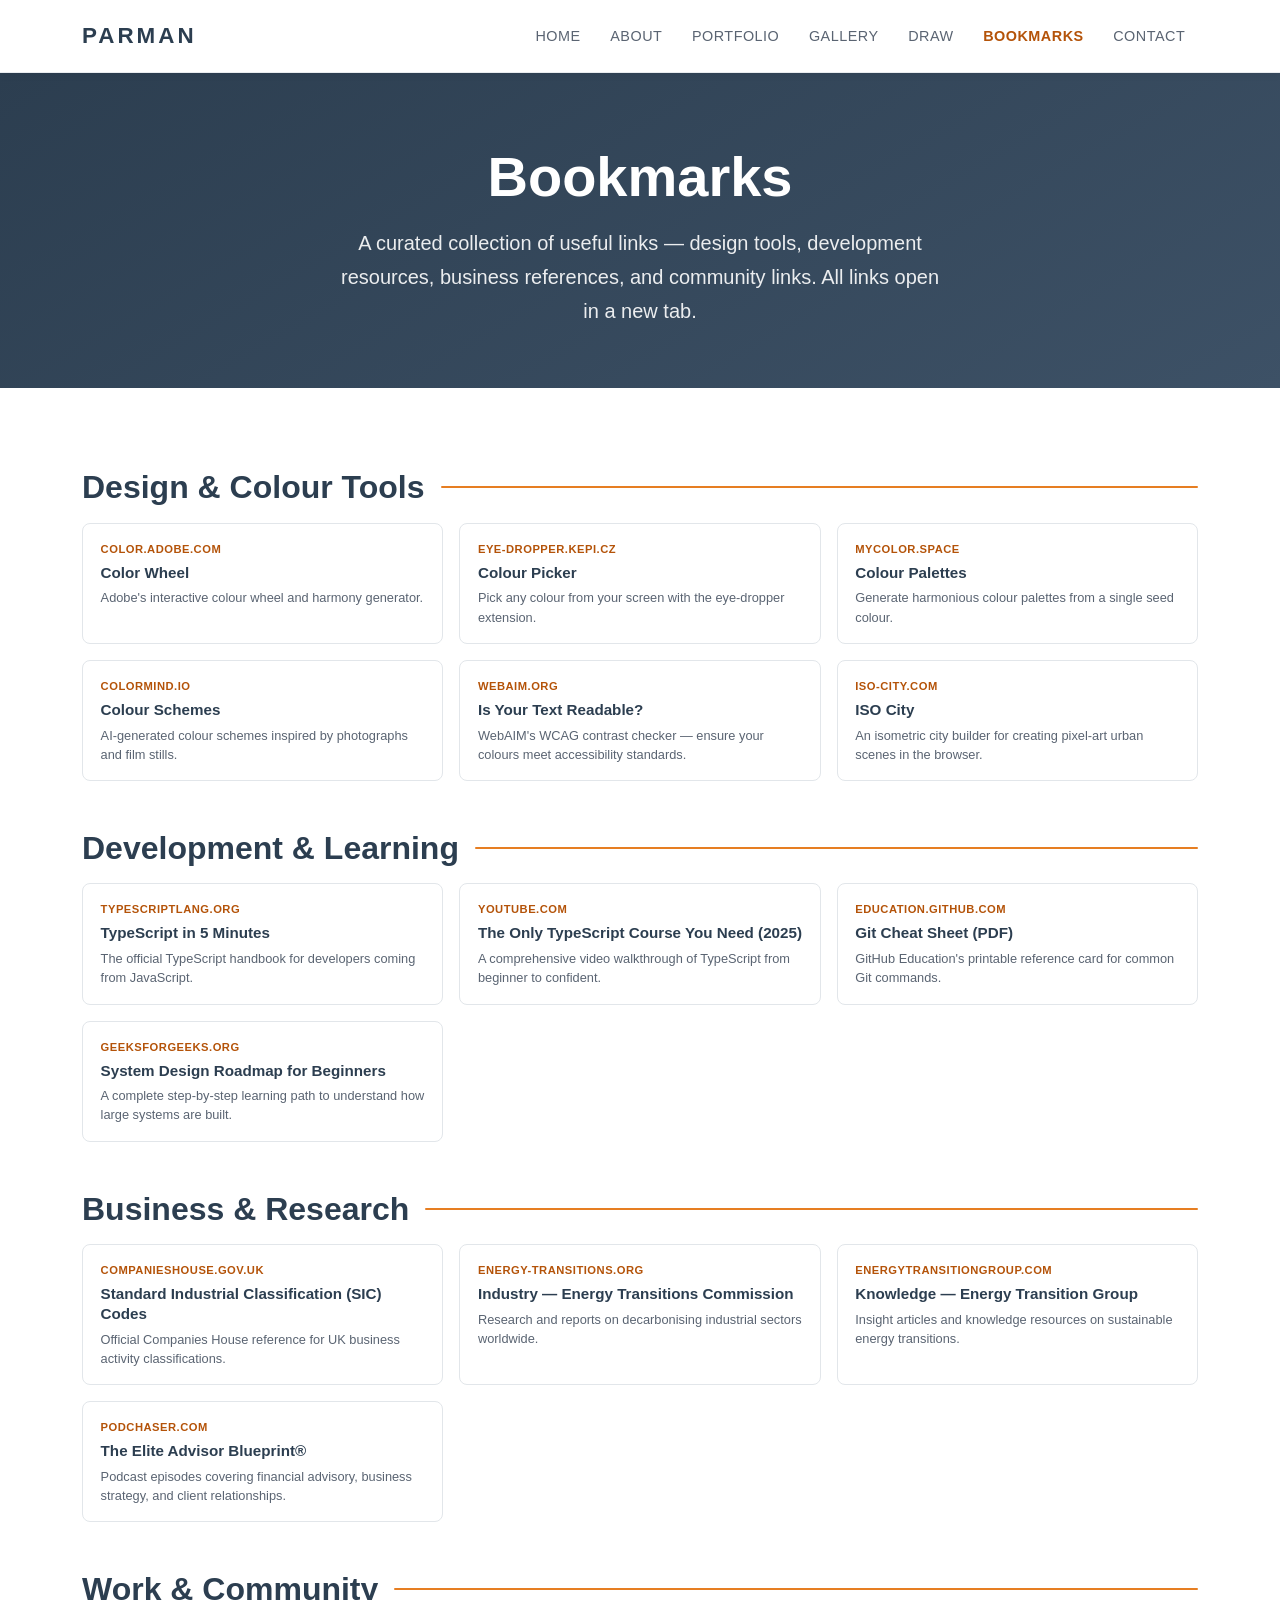
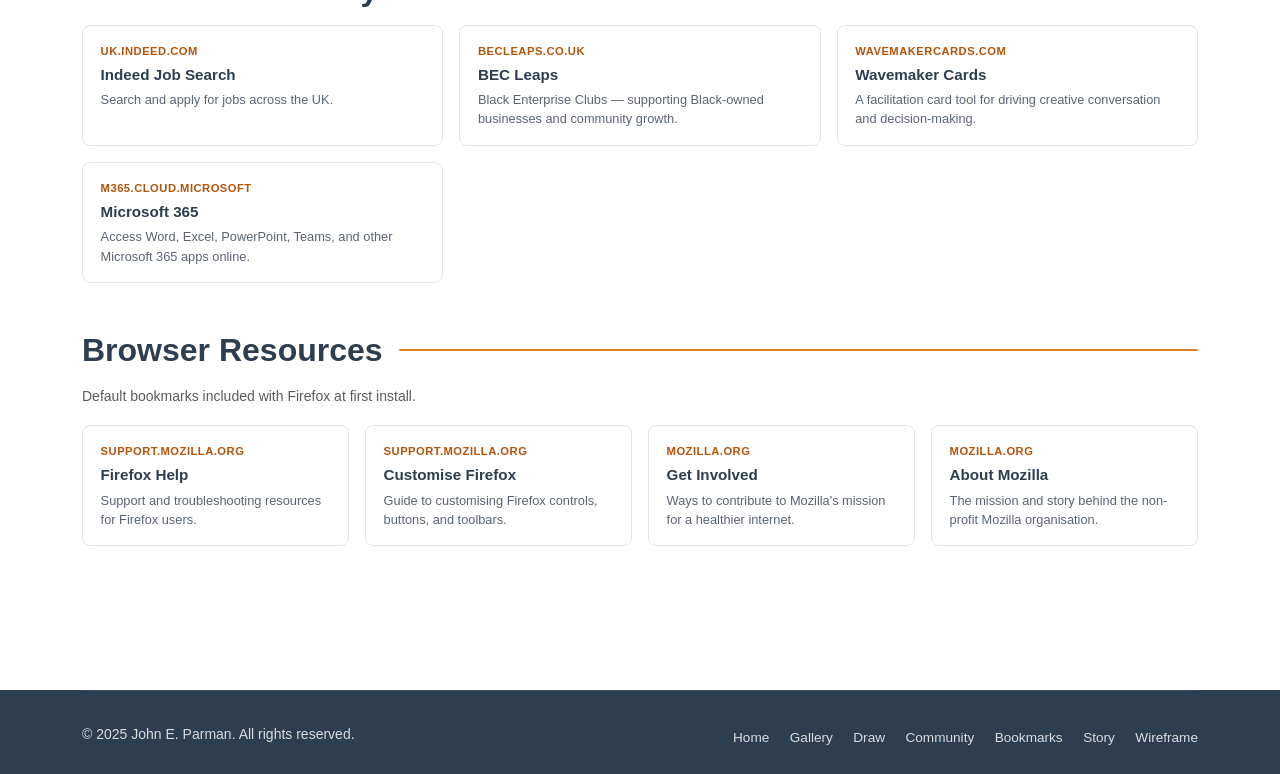
<file: bookmarks.html>
<!DOCTYPE html>
<html lang="en">

<head>
    <meta charset="UTF-8">
    <meta name="viewport" content="width=device-width, initial-scale=1.0">
    <title>Bookmarks — John E. Parman</title>
    <!-- Bootstrap 5.3.3 — CSS framework
         Source: https://getbootstrap.com
         License: MIT https://github.com/twbs/bootstrap/blob/main/LICENSE -->
    <link href="https://cdn.jsdelivr.net/npm/bootstrap@5.3.3/dist/css/bootstrap.min.css" rel="stylesheet"
        integrity="sha384-QWTKZyjpPEjISv5WaRU9OFeRpok6YctnYmDr5pNlyT2bRjXh0JMhjY6hW+ALEwIH" crossorigin="anonymous">
    <link rel="stylesheet" href="assets/style.css">
</head>

<body>

    <a href="#main-content" class="skip-link">Skip to main content</a>

    <nav class="navbar navbar-expand-lg sticky-top" id="mainNav" aria-label="Main navigation">
        <div class="container">
            <a class="navbar-brand" href="index.html" aria-label="John E. Parman — Home">parman</a>
            <button class="navbar-toggler" type="button" data-bs-toggle="collapse"
                data-bs-target="#navbarMain" aria-controls="navbarMain" aria-expanded="false"
                aria-label="Toggle navigation menu">
                <span class="navbar-toggler-icon"></span>
            </button>
            <div class="collapse navbar-collapse" id="navbarMain">
                <ul class="navbar-nav ms-auto gap-1">
                    <li class="nav-item"><a class="nav-link" href="index.html">Home</a></li>
                    <li class="nav-item"><a class="nav-link" href="index.html#about">About</a></li>
                    <li class="nav-item"><a class="nav-link" href="index.html#portfolio">Portfolio</a></li>
                    <li class="nav-item"><a class="nav-link" href="gallery.html">Gallery</a></li>
                    <li class="nav-item"><a class="nav-link" href="contact.html">Draw</a></li>
                    <li class="nav-item"><a class="nav-link active" aria-current="page" href="bookmarks.html">Bookmarks</a></li>
                    <li class="nav-item"><a class="nav-link" href="index.html#contact">Contact</a></li>
                </ul>
            </div>
        </div>
    </nav>

    <header class="page-header">
        <div class="container text-center">
            <h1 class="display-4 fw-bold mb-3">Bookmarks</h1>
            <p class="lead mb-0">
                A curated collection of useful links — design tools, development resources,
                business references, and community links. All links open in a new tab.
            </p>
        </div>
    </header>

    <main id="main-content" class="section-pad">
        <div class="container">

            <!-- ============================================
                 1. DESIGN & COLOUR TOOLS
            ============================================= -->
            <section class="mb-5" aria-labelledby="cat-design">
                <div class="d-flex align-items-center gap-3 mb-3">
                    <h2 class="section-title mb-0" id="cat-design">Design &amp; Colour Tools</h2>
                    <div class="flex-grow-1" style="height:2px; background:var(--accent-color); border-radius:2px;"></div>
                </div>
                <div class="row g-3">

                    <div class="col-12 col-sm-6 col-lg-4">
                        <a href="https://color.adobe.com/create/color-wheel"
                            class="bookmark-card"
                            target="_blank" rel="noopener noreferrer"
                            aria-label="Color Wheel — Adobe Color (opens in a new tab)">
                            <span class="bookmark-domain">color.adobe.com</span>
                            <span class="bookmark-title">Color Wheel</span>
                            <span class="bookmark-desc">Adobe's interactive colour wheel and harmony generator.</span>
                        </a>
                    </div>

                    <div class="col-12 col-sm-6 col-lg-4">
                        <a href="http://eye-dropper.kepi.cz/"
                            class="bookmark-card"
                            target="_blank" rel="noopener noreferrer"
                            aria-label="Color Picker — eye-dropper tool (opens in a new tab)">
                            <span class="bookmark-domain">eye-dropper.kepi.cz</span>
                            <span class="bookmark-title">Colour Picker</span>
                            <span class="bookmark-desc">Pick any colour from your screen with the eye-dropper extension.</span>
                        </a>
                    </div>

                    <div class="col-12 col-sm-6 col-lg-4">
                        <a href="https://mycolor.space/"
                            class="bookmark-card"
                            target="_blank" rel="noopener noreferrer"
                            aria-label="Color Palettes — mycolor.space (opens in a new tab)">
                            <span class="bookmark-domain">mycolor.space</span>
                            <span class="bookmark-title">Colour Palettes</span>
                            <span class="bookmark-desc">Generate harmonious colour palettes from a single seed colour.</span>
                        </a>
                    </div>

                    <div class="col-12 col-sm-6 col-lg-4">
                        <a href="http://colormind.io/"
                            class="bookmark-card"
                            target="_blank" rel="noopener noreferrer"
                            aria-label="Color Schemes — Colormind (opens in a new tab)">
                            <span class="bookmark-domain">colormind.io</span>
                            <span class="bookmark-title">Colour Schemes</span>
                            <span class="bookmark-desc">AI-generated colour schemes inspired by photographs and film stills.</span>
                        </a>
                    </div>

                    <div class="col-12 col-sm-6 col-lg-4">
                        <a href="https://webaim.org/resources/contrastchecker/"
                            class="bookmark-card"
                            target="_blank" rel="noopener noreferrer"
                            aria-label="Contrast Checker — WebAIM (opens in a new tab)">
                            <span class="bookmark-domain">webaim.org</span>
                            <span class="bookmark-title">Is Your Text Readable?</span>
                            <span class="bookmark-desc">WebAIM's WCAG contrast checker — ensure your colours meet accessibility standards.</span>
                        </a>
                    </div>

                    <div class="col-12 col-sm-6 col-lg-4">
                        <a href="https://iso-city.com/"
                            class="bookmark-card"
                            target="_blank" rel="noopener noreferrer"
                            aria-label="ISO City — isometric city builder (opens in a new tab)">
                            <span class="bookmark-domain">iso-city.com</span>
                            <span class="bookmark-title">ISO City</span>
                            <span class="bookmark-desc">An isometric city builder for creating pixel-art urban scenes in the browser.</span>
                        </a>
                    </div>

                </div>
            </section>

            <!-- ============================================
                 2. DEVELOPMENT & LEARNING
            ============================================= -->
            <section class="mb-5" aria-labelledby="cat-dev">
                <div class="d-flex align-items-center gap-3 mb-3">
                    <h2 class="section-title mb-0" id="cat-dev">Development &amp; Learning</h2>
                    <div class="flex-grow-1" style="height:2px; background:var(--accent-color); border-radius:2px;"></div>
                </div>
                <div class="row g-3">

                    <div class="col-12 col-sm-6 col-lg-4">
                        <a href="https://www.typescriptlang.org/docs/handbook/typescript-in-5-minutes.html"
                            class="bookmark-card"
                            target="_blank" rel="noopener noreferrer"
                            aria-label="TypeScript in 5 Minutes — official documentation (opens in a new tab)">
                            <span class="bookmark-domain">typescriptlang.org</span>
                            <span class="bookmark-title">TypeScript in 5 Minutes</span>
                            <span class="bookmark-desc">The official TypeScript handbook for developers coming from JavaScript.</span>
                        </a>
                    </div>

                    <div class="col-12 col-sm-6 col-lg-4">
                        <a href="https://www.youtube.com/watch?v=K01hLNDdqg4"
                            class="bookmark-card"
                            target="_blank" rel="noopener noreferrer"
                            aria-label="The Only TypeScript Course You Need — YouTube (opens in a new tab)">
                            <span class="bookmark-domain">youtube.com</span>
                            <span class="bookmark-title">The Only TypeScript Course You Need (2025)</span>
                            <span class="bookmark-desc">A comprehensive video walkthrough of TypeScript from beginner to confident.</span>
                        </a>
                    </div>

                    <div class="col-12 col-sm-6 col-lg-4">
                        <a href="https://education.github.com/git-cheat-sheet-education.pdf"
                            class="bookmark-card"
                            target="_blank" rel="noopener noreferrer"
                            aria-label="Git Cheat Sheet — GitHub Education PDF (opens in a new tab)">
                            <span class="bookmark-domain">education.github.com</span>
                            <span class="bookmark-title">Git Cheat Sheet (PDF)</span>
                            <span class="bookmark-desc">GitHub Education's printable reference card for common Git commands.</span>
                        </a>
                    </div>

                    <div class="col-12 col-sm-6 col-lg-4">
                        <a href="https://www.geeksforgeeks.org/system-design/complete-roadmap-to-learn-system-design/"
                            class="bookmark-card"
                            target="_blank" rel="noopener noreferrer"
                            aria-label="System Design Roadmap — GeeksforGeeks (opens in a new tab)">
                            <span class="bookmark-domain">geeksforgeeks.org</span>
                            <span class="bookmark-title">System Design Roadmap for Beginners</span>
                            <span class="bookmark-desc">A complete step-by-step learning path to understand how large systems are built.</span>
                        </a>
                    </div>

                </div>
            </section>

            <!-- ============================================
                 3. BUSINESS & RESEARCH
            ============================================= -->
            <section class="mb-5" aria-labelledby="cat-business">
                <div class="d-flex align-items-center gap-3 mb-3">
                    <h2 class="section-title mb-0" id="cat-business">Business &amp; Research</h2>
                    <div class="flex-grow-1" style="height:2px; background:var(--accent-color); border-radius:2px;"></div>
                </div>
                <div class="row g-3">

                    <div class="col-12 col-sm-6 col-lg-4">
                        <a href="https://resources.companieshouse.gov.uk/sic/"
                            class="bookmark-card"
                            target="_blank" rel="noopener noreferrer"
                            aria-label="SIC Codes — Companies House (opens in a new tab)">
                            <span class="bookmark-domain">companieshouse.gov.uk</span>
                            <span class="bookmark-title">Standard Industrial Classification (SIC) Codes</span>
                            <span class="bookmark-desc">Official Companies House reference for UK business activity classifications.</span>
                        </a>
                    </div>

                    <div class="col-12 col-sm-6 col-lg-4">
                        <a href="https://www.energy-transitions.org/sector/industry/"
                            class="bookmark-card"
                            target="_blank" rel="noopener noreferrer"
                            aria-label="Industry — Energy Transitions Commission (opens in a new tab)">
                            <span class="bookmark-domain">energy-transitions.org</span>
                            <span class="bookmark-title">Industry — Energy Transitions Commission</span>
                            <span class="bookmark-desc">Research and reports on decarbonising industrial sectors worldwide.</span>
                        </a>
                    </div>

                    <div class="col-12 col-sm-6 col-lg-4">
                        <a href="https://energytransitiongroup.com/en/knowledge/"
                            class="bookmark-card"
                            target="_blank" rel="noopener noreferrer"
                            aria-label="Knowledge Hub — Energy Transition Group (opens in a new tab)">
                            <span class="bookmark-domain">energytransitiongroup.com</span>
                            <span class="bookmark-title">Knowledge — Energy Transition Group</span>
                            <span class="bookmark-desc">Insight articles and knowledge resources on sustainable energy transitions.</span>
                        </a>
                    </div>

                    <div class="col-12 col-sm-6 col-lg-4">
                        <a href="https://www.podchaser.com/podcasts/the-elite-advisor-blueprint-a-32174/episodes/recent"
                            class="bookmark-card"
                            target="_blank" rel="noopener noreferrer"
                            aria-label="The Elite Advisor Blueprint podcast on Podchaser (opens in a new tab)">
                            <span class="bookmark-domain">podchaser.com</span>
                            <span class="bookmark-title">The Elite Advisor Blueprint®</span>
                            <span class="bookmark-desc">Podcast episodes covering financial advisory, business strategy, and client relationships.</span>
                        </a>
                    </div>

                </div>
            </section>

            <!-- ============================================
                 4. QUICK ACCESS
            ============================================= -->
            <section class="mb-5" aria-labelledby="cat-quick">
                <div class="d-flex align-items-center gap-3 mb-3">
                    <h2 class="section-title mb-0" id="cat-quick">Work &amp; Community</h2>
                    <div class="flex-grow-1" style="height:2px; background:var(--accent-color); border-radius:2px;"></div>
                </div>
                <div class="row g-3">

                    <div class="col-12 col-sm-6 col-lg-4">
                        <a href="https://uk.indeed.com/"
                            class="bookmark-card"
                            target="_blank" rel="noopener noreferrer"
                            aria-label="Indeed Job Search UK (opens in a new tab)">
                            <span class="bookmark-domain">uk.indeed.com</span>
                            <span class="bookmark-title">Indeed Job Search</span>
                            <span class="bookmark-desc">Search and apply for jobs across the UK.</span>
                        </a>
                    </div>

                    <div class="col-12 col-sm-6 col-lg-4">
                        <a href="https://becleaps.co.uk/"
                            class="bookmark-card"
                            target="_blank" rel="noopener noreferrer"
                            aria-label="BEC Leaps (opens in a new tab)">
                            <span class="bookmark-domain">becleaps.co.uk</span>
                            <span class="bookmark-title">BEC Leaps</span>
                            <span class="bookmark-desc">Black Enterprise Clubs — supporting Black-owned businesses and community growth.</span>
                        </a>
                    </div>

                    <div class="col-12 col-sm-6 col-lg-4">
                        <a href="https://wavemakercards.com/"
                            class="bookmark-card"
                            target="_blank" rel="noopener noreferrer"
                            aria-label="Wavemaker Cards — facilitation tool (opens in a new tab)">
                            <span class="bookmark-domain">wavemakercards.com</span>
                            <span class="bookmark-title">Wavemaker Cards</span>
                            <span class="bookmark-desc">A facilitation card tool for driving creative conversation and decision-making.</span>
                        </a>
                    </div>

                    <div class="col-12 col-sm-6 col-lg-4">
                        <a href="https://m365.cloud.microsoft/"
                            class="bookmark-card"
                            target="_blank" rel="noopener noreferrer"
                            aria-label="Microsoft 365 Apps (opens in a new tab)">
                            <span class="bookmark-domain">m365.cloud.microsoft</span>
                            <span class="bookmark-title">Microsoft 365</span>
                            <span class="bookmark-desc">Access Word, Excel, PowerPoint, Teams, and other Microsoft 365 apps online.</span>
                        </a>
                    </div>

                </div>
            </section>

            <!-- ============================================
                 5. MOZILLA FIREFOX (default bookmarks)
            ============================================= -->
            <section class="mb-5" aria-labelledby="cat-firefox">
                <div class="d-flex align-items-center gap-3 mb-3">
                    <h2 class="section-title mb-0" id="cat-firefox">Browser Resources</h2>
                    <div class="flex-grow-1" style="height:2px; background:var(--accent-color); border-radius:2px;"></div>
                </div>
                <p class="text-muted small mb-3">Default bookmarks included with Firefox at first install.</p>
                <div class="row g-3">

                    <div class="col-12 col-sm-6 col-lg-3">
                        <a href="https://support.mozilla.org/en-GB/products/firefox"
                            class="bookmark-card"
                            target="_blank" rel="noopener noreferrer"
                            aria-label="Firefox Help — Mozilla Support (opens in a new tab)">
                            <span class="bookmark-domain">support.mozilla.org</span>
                            <span class="bookmark-title">Firefox Help</span>
                            <span class="bookmark-desc">Support and troubleshooting resources for Firefox users.</span>
                        </a>
                    </div>

                    <div class="col-12 col-sm-6 col-lg-3">
                        <a href="https://support.mozilla.org/en-GB/kb/customize-firefox-controls-buttons-and-toolbars"
                            class="bookmark-card"
                            target="_blank" rel="noopener noreferrer"
                            aria-label="Customise Firefox — Mozilla Support (opens in a new tab)">
                            <span class="bookmark-domain">support.mozilla.org</span>
                            <span class="bookmark-title">Customise Firefox</span>
                            <span class="bookmark-desc">Guide to customising Firefox controls, buttons, and toolbars.</span>
                        </a>
                    </div>

                    <div class="col-12 col-sm-6 col-lg-3">
                        <a href="https://www.mozilla.org/en-GB/contribute/"
                            class="bookmark-card"
                            target="_blank" rel="noopener noreferrer"
                            aria-label="Get Involved with Mozilla (opens in a new tab)">
                            <span class="bookmark-domain">mozilla.org</span>
                            <span class="bookmark-title">Get Involved</span>
                            <span class="bookmark-desc">Ways to contribute to Mozilla's mission for a healthier internet.</span>
                        </a>
                    </div>

                    <div class="col-12 col-sm-6 col-lg-3">
                        <a href="https://www.mozilla.org/en-GB/about/"
                            class="bookmark-card"
                            target="_blank" rel="noopener noreferrer"
                            aria-label="About Mozilla (opens in a new tab)">
                            <span class="bookmark-domain">mozilla.org</span>
                            <span class="bookmark-title">About Mozilla</span>
                            <span class="bookmark-desc">The mission and story behind the non-profit Mozilla organisation.</span>
                        </a>
                    </div>

                </div>
            </section>

        </div>
    </main>

    <footer class="site-footer">
        <div class="container">
            <hr class="border-secondary">
            <div class="row py-3">
                <div class="col-12 col-md-6 text-center text-md-start small mb-2 mb-md-0" style="color:var(--footer-link);">
                    &copy; 2025 John E. Parman. All rights reserved.
                </div>
                <nav class="col-12 col-md-6 text-center text-md-end" aria-label="Footer navigation">
                    <a href="index.html" class="footer-link me-3">Home</a>
                    <a href="gallery.html" class="footer-link me-3">Gallery</a>
                    <a href="contact.html" class="footer-link me-3">Draw</a>
                    <a href="drawback.html" class="footer-link me-3">Community</a>
                    <a href="bookmarks.html" class="footer-link me-3">Bookmarks</a>
                    <a href="story.html" class="footer-link me-3">Story</a>
                    <a href="wireframe.html" class="footer-link">Wireframe</a>
                </nav>
            </div>
        </div>
    </footer>

    <!-- Bootstrap 5.3.3 — JavaScript bundle (includes Popper.js)
         Source: https://getbootstrap.com
         License: MIT https://github.com/twbs/bootstrap/blob/main/LICENSE -->
    <script src="https://cdn.jsdelivr.net/npm/bootstrap@5.3.3/dist/js/bootstrap.bundle.min.js"
        integrity="sha384-YvpcrYf0tY3lHB60NNkmXc5s9fDVZLESaAA55NDzOxhy9GkcIdslK1eN7N6jIeHz" crossorigin="anonymous"></script>
    <script src="assets/nav.js"></script>
</body>

</html>
</file>
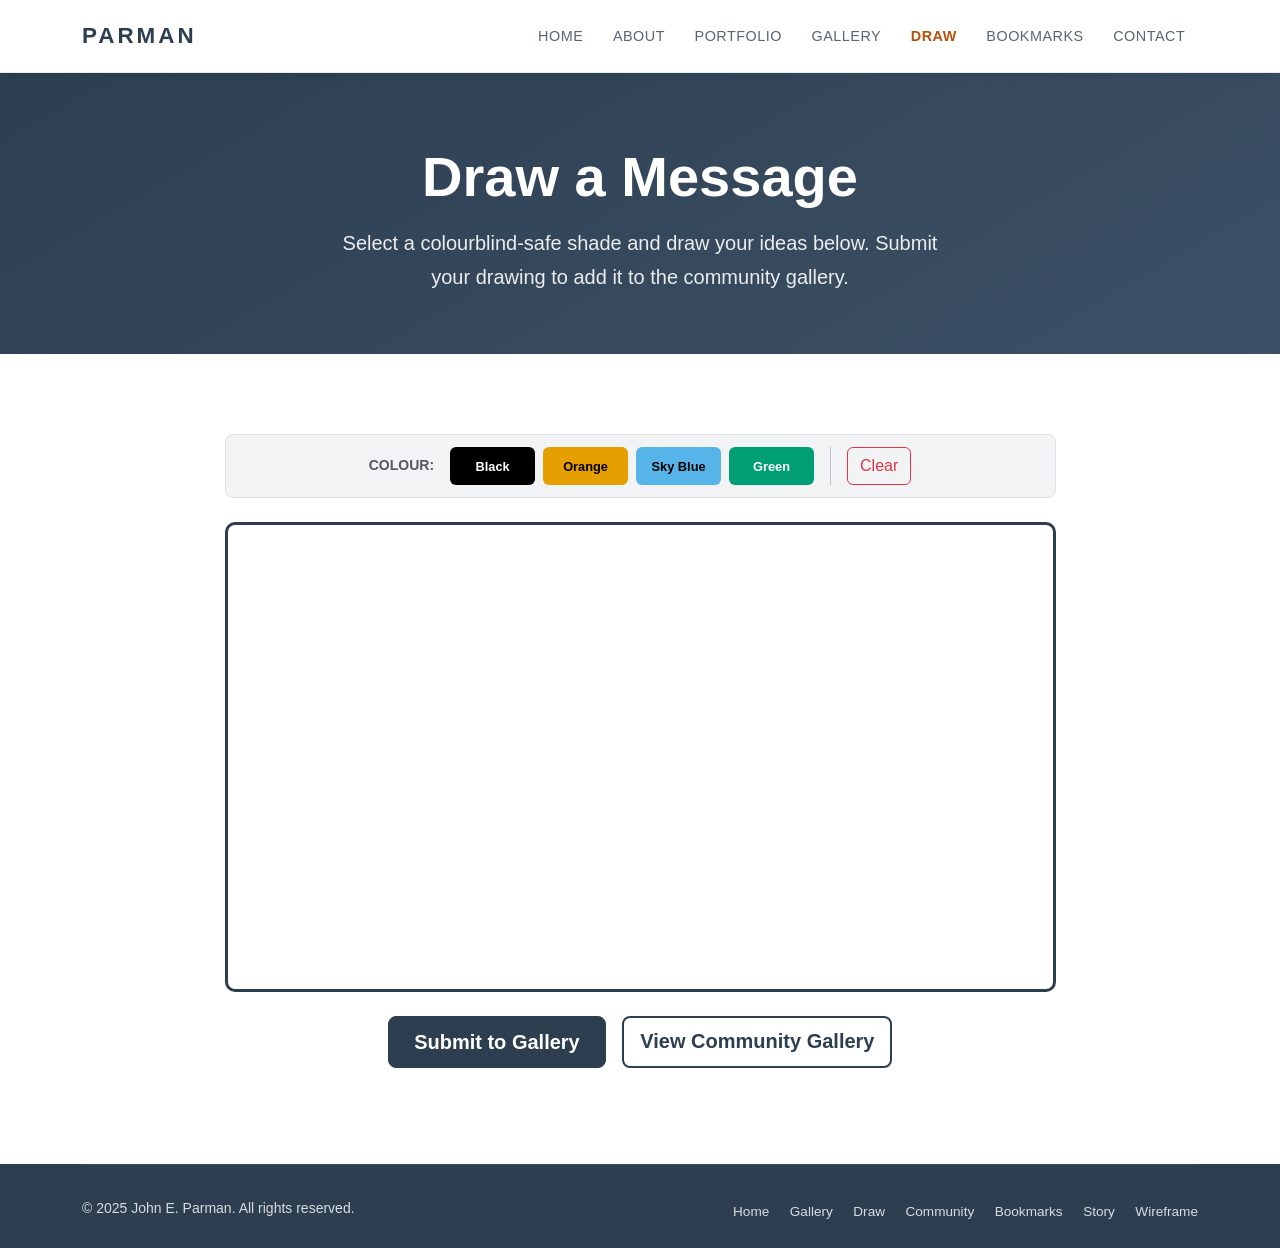
<file: contact.html>
<!DOCTYPE html>
<html lang="en">

<head>
    <meta charset="UTF-8">
    <meta name="viewport" content="width=device-width, initial-scale=1.0">
    <title>Draw a Message — John E. Parman</title>
    <!-- Bootstrap 5.3.3 — CSS framework
         Source: https://getbootstrap.com
         License: MIT https://github.com/twbs/bootstrap/blob/main/LICENSE -->
        <link rel="preconnect" href="https://cdn.jsdelivr.net" crossorigin>
    <link rel="dns-prefetch" href="https://cdn.jsdelivr.net">
<link href="https://cdn.jsdelivr.net/npm/bootstrap@5.3.3/dist/css/bootstrap.min.css" rel="stylesheet"
        integrity="sha384-QWTKZyjpPEjISv5WaRU9OFeRpok6YctnYmDr5pNlyT2bRjXh0JMhjY6hW+ALEwIH" crossorigin="anonymous">
    <link rel="stylesheet" href="assets/style.css">
</head>

<body>

    <a href="#main-content" class="skip-link">Skip to main content</a>

    <nav class="navbar navbar-expand-lg sticky-top" id="mainNav" aria-label="Main navigation">
        <div class="container">
            <a class="navbar-brand" href="index.html" aria-label="John E. Parman — Home">parman</a>
            <button class="navbar-toggler" type="button" data-bs-toggle="collapse"
                data-bs-target="#navbarMain" aria-controls="navbarMain" aria-expanded="false"
                aria-label="Toggle navigation menu">
                <span class="navbar-toggler-icon"></span>
            </button>
            <div class="collapse navbar-collapse" id="navbarMain">
                <ul class="navbar-nav ms-auto gap-1">
                    <li class="nav-item">
                        <a class="nav-link" href="index.html">Home</a>
                    </li>
                    <li class="nav-item">
                        <a class="nav-link" href="index.html#about">About</a>
                    </li>
                    <li class="nav-item">
                        <a class="nav-link" href="index.html#portfolio">Portfolio</a>
                    </li>
                    <li class="nav-item">
                        <a class="nav-link" href="gallery.html">Gallery</a>
                    </li>
                    <li class="nav-item">
                        <a class="nav-link active" aria-current="page" href="contact.html">Draw</a>
                    </li>
                    <li class="nav-item">
                        <a class="nav-link" href="bookmarks.html">Bookmarks</a>
                    </li>
                    <li class="nav-item">
                        <a class="nav-link" href="index.html#contact">Contact</a>
                    </li>
                </ul>
            </div>
        </div>
    </nav>
<!-- The purpose of this tool is to provide an AAC (Augmentative and Alternative Communication) interface for drawing messages and encouraging feedback -->
    <header class="page-header">
        <div class="container text-center">
            <h1 class="display-4 fw-bold mb-3">Draw a Message</h1>
            <p class="lead mb-0">
                Select a colourblind-safe shade and draw your ideas below.
                Submit your drawing to add it to the community gallery.
            </p>
        </div>
    </header>

    <main id="main-content" class="section-pad">
        <div class="container">
            <div class="row justify-content-center">
                <div class="col-12 col-lg-9">

                    <div class="draw-toolbar d-flex justify-content-center align-items-center flex-wrap gap-2 mb-4"
                        role="group" aria-label="Drawing colour options">
                        <span class="text-muted me-2 small fw-semibold" aria-hidden="true">COLOUR:</span>
                        <button class="btn color-btn" style="background:#000000; color:#ffffff;"
                            onclick="setColor('#000000', this)" aria-label="Select black" aria-pressed="true">Black</button>
                        <button class="btn color-btn" style="background:#E69F00; color:#000000;"
                            onclick="setColor('#E69F00', this)" aria-label="Select orange" aria-pressed="false">Orange</button>
                        <button class="btn color-btn" style="background:#56B4E9; color:#000000;"
                            onclick="setColor('#56B4E9', this)" aria-label="Select sky blue" aria-pressed="false">Sky Blue</button>
                        <button class="btn color-btn" style="background:#009E73; color:#ffffff;"
                            onclick="setColor('#009E73', this)" aria-label="Select green" aria-pressed="false">Green</button>
                        <div class="vr mx-2" aria-hidden="true"></div>
                        <button class="btn btn-outline-danger" onclick="clearCanvas()" aria-label="Clear the canvas">Clear</button>
                    </div>

                    <canvas id="drawingCanvas" width="800" height="450"
                        role="img"
                        aria-label="Interactive drawing canvas — use your mouse or finger to draw"
                        tabindex="0"></canvas>

                    <div class="text-center mt-4 d-flex justify-content-center gap-3 flex-wrap">
                        <button class="btn btn-primary btn-lg" onclick="saveDrawing()">
                            Submit to Gallery
                        </button>
                        <a href="drawback.html" class="btn btn-outline-secondary btn-lg">
                            View Community Gallery
                        </a>
                    </div>

                </div>
            </div>
        </div>
    </main>

    <footer class="site-footer">
        <div class="container">
            <hr class="border-secondary">
            <div class="row py-3">
                <div class="col-12 col-md-6 text-center text-md-start small mb-2 mb-md-0" style="color:var(--footer-link);">
                    &copy; 2025 John E. Parman. All rights reserved.
                </div>
                <nav class="col-12 col-md-6 text-center text-md-end" aria-label="Footer navigation">
                    <a href="index.html" class="footer-link me-3">Home</a>
                    <a href="gallery.html" class="footer-link me-3">Gallery</a>
                    <a href="contact.html" class="footer-link me-3">Draw</a>
                    <a href="drawback.html" class="footer-link me-3">Community</a>
                    <a href="bookmarks.html" class="footer-link me-3">Bookmarks</a>
                    <a href="story.html" class="footer-link me-3">Story</a>
                    <a href="wireframe.html" class="footer-link">Wireframe</a>
                </nav>
            </div>
        </div>
    </footer>

    <!-- Bootstrap 5.3.3 — JavaScript bundle (includes Popper.js)
         Source: https://getbootstrap.com
         License: MIT https://github.com/twbs/bootstrap/blob/main/LICENSE -->
    <script src="https://cdn.jsdelivr.net/npm/bootstrap@5.3.3/dist/js/bootstrap.bundle.min.js"
        integrity="sha384-YvpcrYf0tY3lHB60NNkmXc5s9fDVZLESaAA55NDzOxhy9GkcIdslK1eN7N6jIeHz" crossorigin="anonymous"></script>
    <script src="assets/nav.js"></script>
    <!-- HTML Canvas API — drawing tool (mousedown/mousemove/touchstart coordinate pattern)
         Source: MDN Web Docs — Canvas API Tutorial
         https://developer.mozilla.org/en-US/docs/Web/API/Canvas_API/Tutorial/Drawing_shapes
         Web Storage API (localStorage) — saves drawing as base64 data URL
         Source: MDN Web Docs — Web Storage API
         https://developer.mozilla.org/en-US/docs/Web/API/Web_Storage_API -->
    <script>
        const canvas = document.getElementById('drawingCanvas');
        const ctx = canvas.getContext('2d');
        let painting = false;
        let color = '#000000';
        let activeBtn = document.querySelector('.color-btn');

        ctx.lineWidth = 5;
        ctx.lineCap = 'round';
        ctx.lineJoin = 'round';

        function setColor(newColor, btn) {
            color = newColor;
            document.querySelectorAll('.color-btn').forEach(b => {
                b.classList.remove('selected');
                b.setAttribute('aria-pressed', 'false');
            });
            btn.classList.add('selected');
            btn.setAttribute('aria-pressed', 'true');
        }

        function clearCanvas() {
            ctx.clearRect(0, 0, canvas.width, canvas.height);
        }

        function getPos(e) {
            const rect = canvas.getBoundingClientRect();
            const scaleX = canvas.width / rect.width;
            const scaleY = canvas.height / rect.height;
            const clientX = e.touches ? e.touches[0].clientX : e.clientX;
            const clientY = e.touches ? e.touches[0].clientY : e.clientY;
            return {
                x: (clientX - rect.left) * scaleX,
                y: (clientY - rect.top) * scaleY
            };
        }

        function startPos(e) {
            e.preventDefault();
            painting = true;
            const pos = getPos(e);
            ctx.beginPath();
            ctx.moveTo(pos.x, pos.y);
        }

        function endPos() {
            painting = false;
            ctx.beginPath();
        }

        function draw(e) {
            if (!painting) return;
            e.preventDefault();
            ctx.strokeStyle = color;
            const pos = getPos(e);
            ctx.lineTo(pos.x, pos.y);
            ctx.stroke();
            ctx.beginPath();
            ctx.moveTo(pos.x, pos.y);
        }

        canvas.addEventListener('mousedown', startPos);
        canvas.addEventListener('mouseup', endPos);
        canvas.addEventListener('mouseleave', endPos);
        canvas.addEventListener('mousemove', draw);
        canvas.addEventListener('touchstart', startPos, { passive: false });
        canvas.addEventListener('touchend', endPos);
        canvas.addEventListener('touchmove', draw, { passive: false });

        function saveDrawing() {
            const dataURL = canvas.toDataURL();
            const gallery = JSON.parse(localStorage.getItem('myGallery') || '[]');
            gallery.push(dataURL);
            localStorage.setItem('myGallery', JSON.stringify(gallery));
            alert('Drawing saved! View it in the community gallery.');
            window.location.href = 'drawback.html';
        }
    </script>
</body>

</html>
</file>
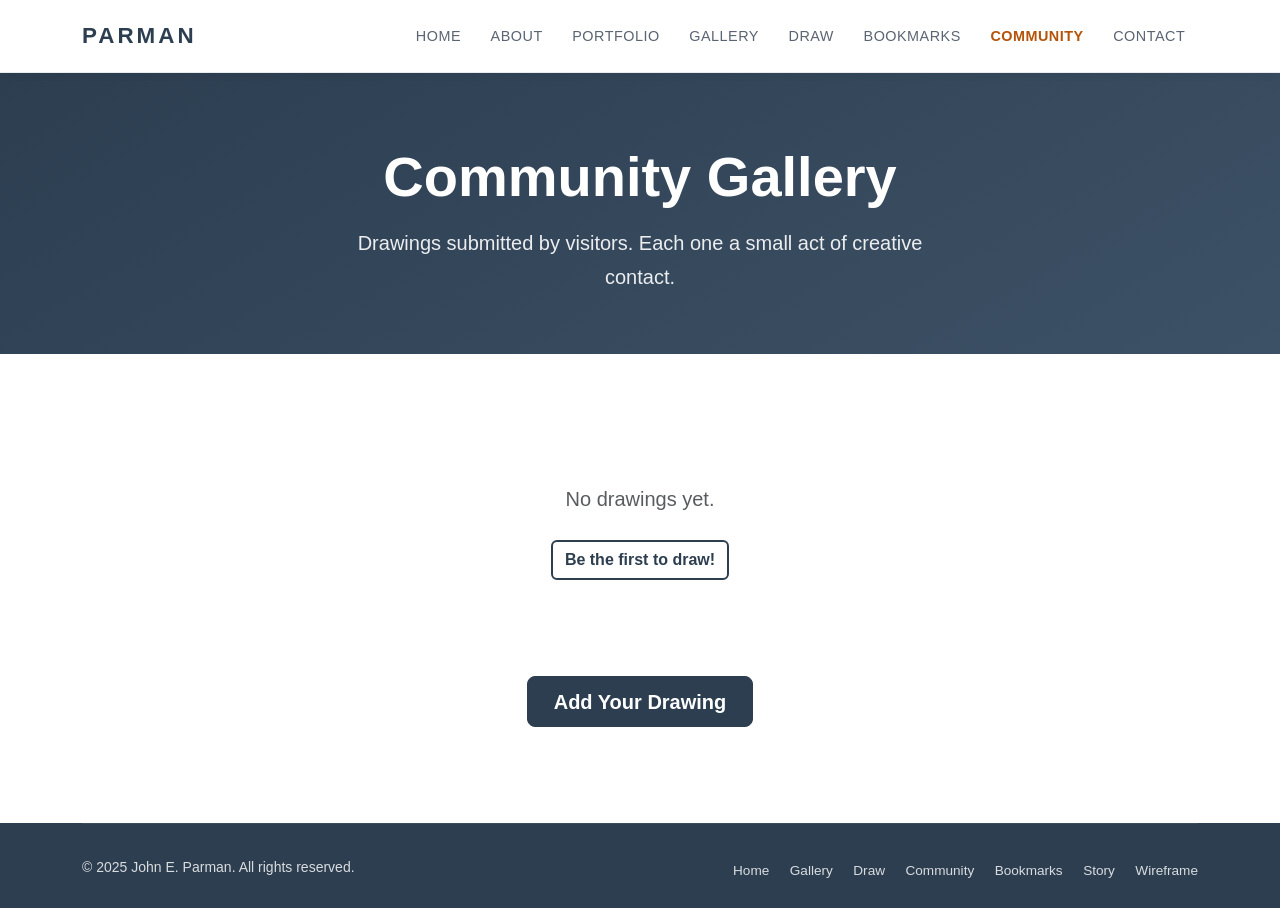
<file: drawback.html>
<!DOCTYPE html>
<html lang="en">

<head>
    <meta charset="UTF-8">
    <meta name="viewport" content="width=device-width, initial-scale=1.0">
    <title>Community Gallery — John E. Parman</title>
    <!-- Bootstrap 5.3.3 — CSS framework
         Source: https://getbootstrap.com
         License: MIT https://github.com/twbs/bootstrap/blob/main/LICENSE -->
    <link href="https://cdn.jsdelivr.net/npm/bootstrap@5.3.3/dist/css/bootstrap.min.css" rel="stylesheet"
        integrity="sha384-QWTKZyjpPEjISv5WaRU9OFeRpok6YctnYmDr5pNlyT2bRjXh0JMhjY6hW+ALEwIH" crossorigin="anonymous">
    <link rel="stylesheet" href="assets/style.css">
</head>

<body>

    <a href="#main-content" class="skip-link">Skip to main content</a>

    <nav class="navbar navbar-expand-lg sticky-top" id="mainNav" aria-label="Main navigation">
        <div class="container">
            <a class="navbar-brand" href="index.html" aria-label="John E. Parman — Home">parman</a>
            <button class="navbar-toggler" type="button" data-bs-toggle="collapse"
                data-bs-target="#navbarMain" aria-controls="navbarMain" aria-expanded="false"
                aria-label="Toggle navigation menu">
                <span class="navbar-toggler-icon"></span>
            </button>
            <div class="collapse navbar-collapse" id="navbarMain">
                <ul class="navbar-nav ms-auto gap-1">
                    <li class="nav-item">
                        <a class="nav-link" href="index.html">Home</a>
                    </li>
                    <li class="nav-item">
                        <a class="nav-link" href="index.html#about">About</a>
                    </li>
                    <li class="nav-item">
                        <a class="nav-link" href="index.html#portfolio">Portfolio</a>
                    </li>
                    <li class="nav-item">
                        <a class="nav-link" href="gallery.html">Gallery</a>
                    </li>
                    <li class="nav-item">
                        <a class="nav-link" href="contact.html">Draw</a>
                    </li>
                    <li class="nav-item">
                        <a class="nav-link" href="bookmarks.html">Bookmarks</a>
                    </li>
                    <li class="nav-item">
                        <a class="nav-link active" aria-current="page" href="drawback.html">Community</a>
                    </li>
                    <li class="nav-item">
                        <a class="nav-link" href="index.html#contact">Contact</a>
                    </li>
                </ul>
            </div>
        </div>
    </nav>

    <header class="page-header">
        <div class="container text-center">
            <h1 class="display-4 fw-bold mb-3">Community Gallery</h1>
            <p class="lead mb-0">
                Drawings submitted by visitors. Each one a small act of creative contact.
            </p>
        </div>
    </header>

    <main id="main-content" class="section-pad">
        <div class="container">
            <div id="galleryContainer" class="row g-4" role="region" aria-live="polite" aria-label="Community drawings"></div>
            <div class="text-center mt-5">
                <a href="contact.html" class="btn btn-primary btn-lg">Add Your Drawing</a>
            </div>
        </div>
    </main>

    <footer class="site-footer">
        <div class="container">
            <hr class="border-secondary">
            <div class="row py-3">
                <div class="col-12 col-md-6 text-center text-md-start small mb-2 mb-md-0" style="color:var(--footer-link);">
                    &copy; 2025 John E. Parman. All rights reserved.
                </div>
                <nav class="col-12 col-md-6 text-center text-md-end" aria-label="Footer navigation">
                    <a href="index.html" class="footer-link me-3">Home</a>
                    <a href="gallery.html" class="footer-link me-3">Gallery</a>
                    <a href="contact.html" class="footer-link me-3">Draw</a>
                    <a href="drawback.html" class="footer-link me-3">Community</a>
                    <a href="bookmarks.html" class="footer-link me-3">Bookmarks</a>
                    <a href="story.html" class="footer-link me-3">Story</a>
                    <a href="wireframe.html" class="footer-link">Wireframe</a>
                </nav>
            </div>
        </div>
    </footer>

    <!-- Bootstrap 5.3.3 — JavaScript bundle (includes Popper.js)
         Source: https://getbootstrap.com
         License: MIT https://github.com/twbs/bootstrap/blob/main/LICENSE -->
    <script src="https://cdn.jsdelivr.net/npm/bootstrap@5.3.3/dist/js/bootstrap.bundle.min.js"
        integrity="sha384-YvpcrYf0tY3lHB60NNkmXc5s9fDVZLESaAA55NDzOxhy9GkcIdslK1eN7N6jIeHz" crossorigin="anonymous"></script>
    <script src="assets/nav.js"></script>
    <!-- Web Storage API (localStorage) — retrieves drawings saved by the drawing tool
         Source: MDN Web Docs — Web Storage API
         https://developer.mozilla.org/en-US/docs/Web/API/Web_Storage_API -->
    <script>
        const container = document.getElementById('galleryContainer');
        const gallery = JSON.parse(localStorage.getItem('myGallery') || '[]');

        if (gallery.length === 0) {
            container.innerHTML = `
                <div class="col-12 text-center py-5">
                    <p class="text-muted fs-5">No drawings yet.</p>
                    <a href="contact.html" class="btn btn-outline-primary mt-2">Be the first to draw!</a>
                </div>`;
        } else {
            gallery.forEach((imageStr, index) => {
                const col = document.createElement('div');
                col.className = 'col-12 col-sm-6 col-lg-4';
                col.innerHTML = `
                    <div class="card shadow-sm">
                        <img src="${imageStr}" class="card-img-top community-img"
                            alt="Community drawing number ${index + 1}, submitted by a visitor">
                        <div class="card-body text-center">
                            <p class="text-muted small mb-0">Submission #${index + 1}</p>
                        </div>
                    </div>`;
                container.appendChild(col);
            });
        }
    </script>
</body>

</html>
</file>
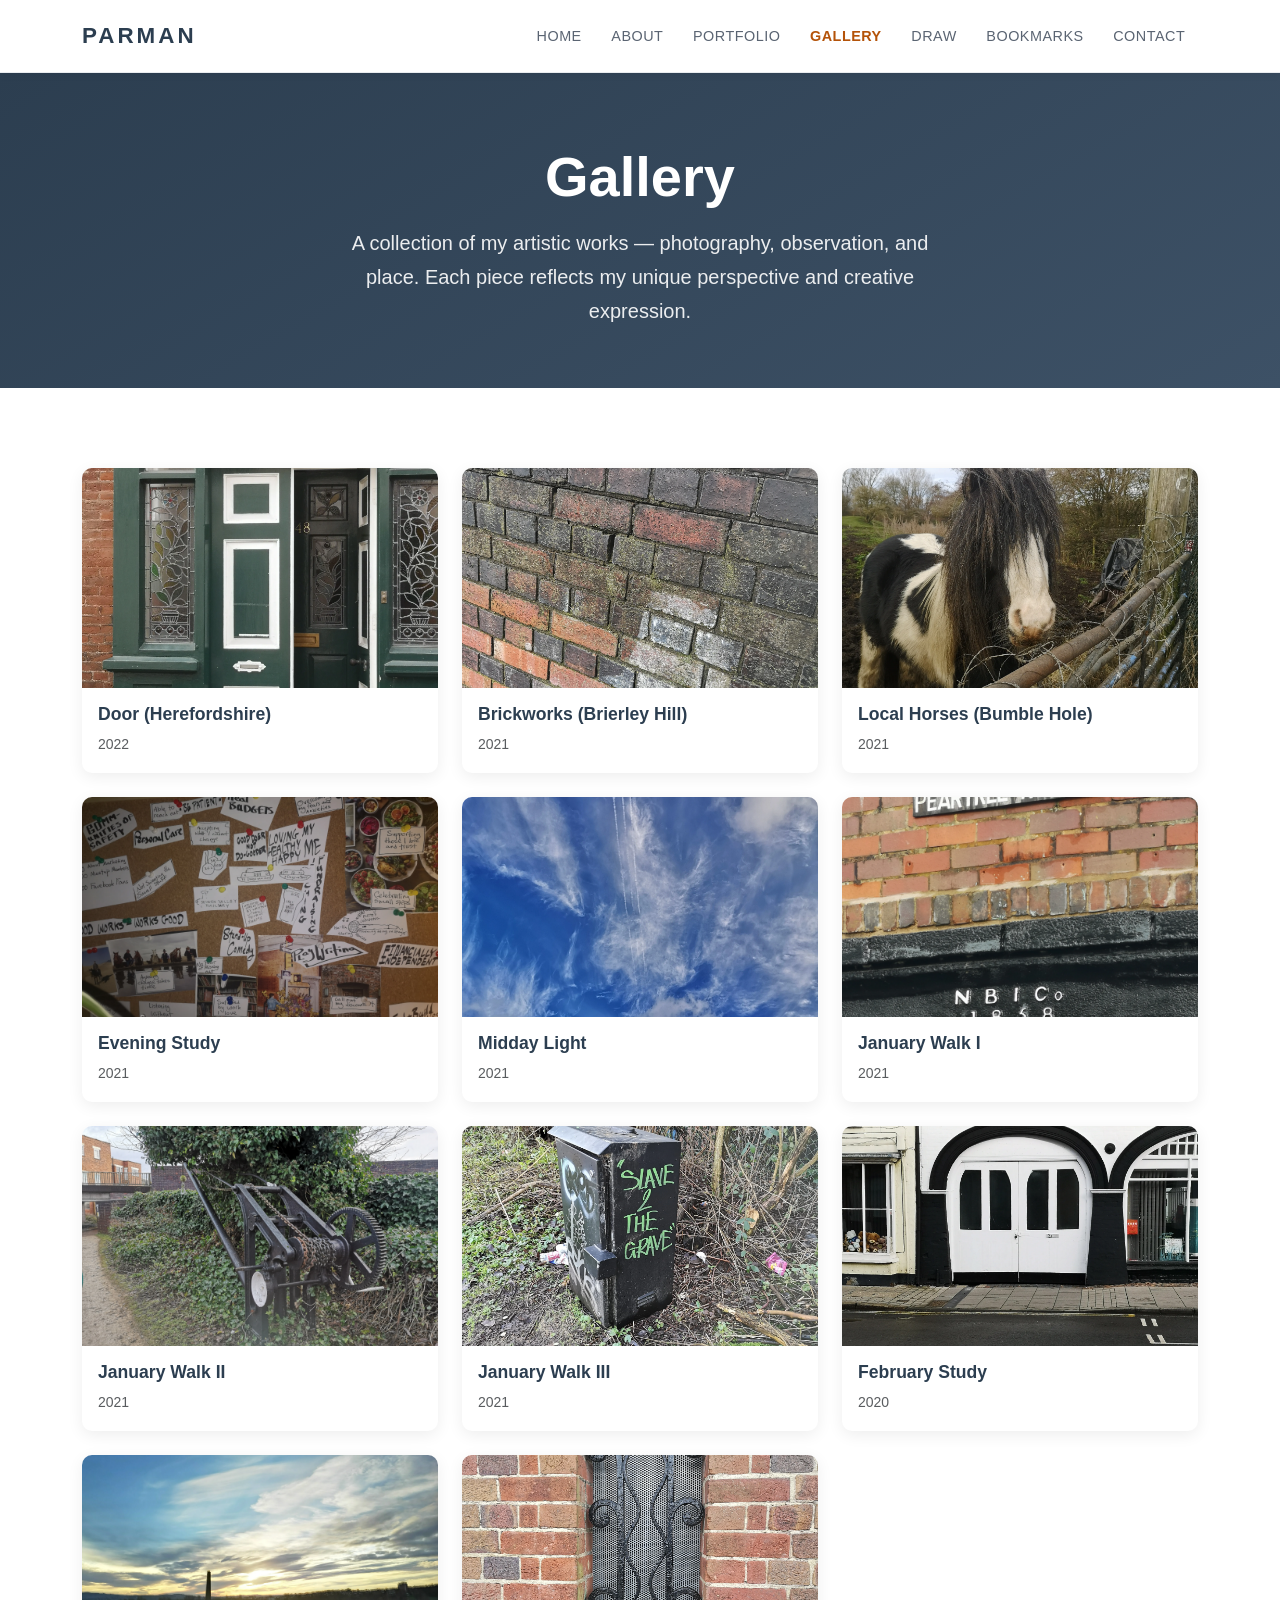
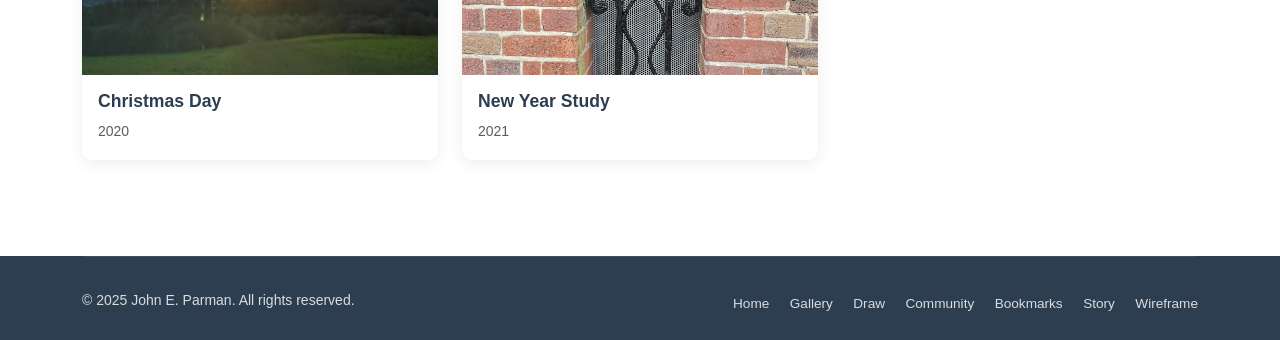
<file: gallery.html>
<!DOCTYPE html>
<html lang="en">

<head>
    <meta charset="UTF-8">
    <meta name="viewport" content="width=device-width, initial-scale=1.0">
    <title>Gallery — John E. Parman</title>
    <!-- Bootstrap 5.3.3 — CSS framework
         Source: https://getbootstrap.com
         License: MIT https://github.com/twbs/bootstrap/blob/main/LICENSE -->
    <link href="https://cdn.jsdelivr.net/npm/bootstrap@5.3.3/dist/css/bootstrap.min.css" rel="stylesheet"
        integrity="sha384-QWTKZyjpPEjISv5WaRU9OFeRpok6YctnYmDr5pNlyT2bRjXh0JMhjY6hW+ALEwIH" crossorigin="anonymous">
    <link rel="stylesheet" href="assets/style.css">
</head>

<body>

    <a href="#main-content" class="skip-link">Skip to main content</a>

    <nav class="navbar navbar-expand-lg sticky-top" id="mainNav" aria-label="Main navigation">
        <div class="container">
            <a class="navbar-brand" href="index.html" aria-label="John E. Parman — Home">parman</a>
            <button class="navbar-toggler" type="button" data-bs-toggle="collapse"
                data-bs-target="#navbarMain" aria-controls="navbarMain" aria-expanded="false"
                aria-label="Toggle navigation menu">
                <span class="navbar-toggler-icon"></span>
            </button>
            <div class="collapse navbar-collapse" id="navbarMain">
                <ul class="navbar-nav ms-auto gap-1">
                    <li class="nav-item">
                        <a class="nav-link" href="index.html">Home</a>
                    </li>
                    <li class="nav-item">
                        <a class="nav-link" href="index.html#about">About</a>
                    </li>
                    <li class="nav-item">
                        <a class="nav-link" href="index.html#portfolio">Portfolio</a>
                    </li>
                    <li class="nav-item">
                        <a class="nav-link active" aria-current="page" href="gallery.html">Gallery</a>
                    </li>
                    <li class="nav-item">
                        <a class="nav-link" href="contact.html">Draw</a>
                    </li>
                    <li class="nav-item">
                        <a class="nav-link" href="bookmarks.html">Bookmarks</a>
                    </li>
                    <li class="nav-item">
                        <a class="nav-link" href="index.html#contact">Contact</a>
                    </li>
                </ul>
            </div>
        </div>
    </nav>

    <header class="page-header">
        <div class="container text-center">
            <h1 class="display-4 fw-bold mb-3">Gallery</h1>
            <p class="lead mb-0">
                A collection of my artistic works — photography, observation, and place.
                Each piece reflects my unique perspective and creative expression.
            </p>
        </div>
    </header>

    <main id="main-content" class="section-pad" aria-labelledby="gallery-heading">
        <h2 class="visually-hidden" id="gallery-heading">Photographic works</h2>
        <div class="container">
            <div class="row g-4">

                <div class="col-12 col-sm-6 col-lg-4">
                    <div class="card h-100">
                        <img src="assets/images/IMG_20190928_112759.webp" class="card-img-top"
                            alt="Ornate Victorian-style stained-glass front door on a brick terrace in Herefordshire">
                        <div class="card-body">
                            <h3 class="card-title">Door (Herefordshire)</h3>
                            <p class="card-text text-muted small">2022</p>
                        </div>
                    </div>
                </div>

                <div class="col-12 col-sm-6 col-lg-4">
                    <div class="card h-100">
                        <img src="assets/images/IMG_20210109_121357.webp" class="card-img-top"
                            alt="Close-up of weathered red and grey brick sidings at Brierley Hill, showing texture and age">
                        <div class="card-body">
                            <h3 class="card-title">Brickworks (Brierley Hill)</h3>
                            <p class="card-text text-muted small">2021</p>
                        </div>
                    </div>
                </div>

                <div class="col-12 col-sm-6 col-lg-4">
                    <div class="card h-100">
                        <img src="assets/images/IMG_20210111_125518.webp" class="card-img-top"
                            alt="Two horses — one black and white, one brown — standing near a fence at Bumble Hole nature reserve">
                        <div class="card-body">
                            <h3 class="card-title">Local Horses (Bumble Hole)</h3>
                            <p class="card-text text-muted small">2021</p>
                        </div>
                    </div>
                </div>

                <div class="col-12 col-sm-6 col-lg-4">
                    <div class="card h-100">
                        <img src="assets/images/IMG_20210111_233113.webp" class="card-img-top"
                            alt="Atmospheric study of fading evening light through trees and undergrowth, January 2021">
                        <div class="card-body">
                            <h3 class="card-title">Evening Study</h3>
                            <p class="card-text text-muted small">2021</p>
                        </div>
                    </div>
                </div>

                <div class="col-12 col-sm-6 col-lg-4">
                    <div class="card h-100">
                        <img src="assets/images/IMG_20210112_134146.webp" class="card-img-top"
                            alt="Stark winter landscape bathed in flat midday light, bare branches against a pale sky, January 2021">
                        <div class="card-body">
                            <h3 class="card-title">Midday Light</h3>
                            <p class="card-text text-muted small">2021</p>
                        </div>
                    </div>
                </div>

                <div class="col-12 col-sm-6 col-lg-4">
                    <div class="card h-100">
                        <img src="assets/images/IMG_20210116_130225.webp" class="card-img-top"
                            alt="First image in a three-part walk series: path and open ground in the West Midlands, January 2021">
                        <div class="card-body">
                            <h3 class="card-title">January Walk I</h3>
                            <p class="card-text text-muted small">2021</p>
                        </div>
                    </div>
                </div>

                <div class="col-12 col-sm-6 col-lg-4">
                    <div class="card h-100">
                        <img src="assets/images/IMG_20210116_130806.webp" class="card-img-top"
                            alt="Second image in the walk series: a different viewpoint along the same West Midlands path, January 2021">
                        <div class="card-body">
                            <h3 class="card-title">January Walk II</h3>
                            <p class="card-text text-muted small">2021</p>
                        </div>
                    </div>
                </div>

                <div class="col-12 col-sm-6 col-lg-4">
                    <div class="card h-100">
                        <img src="assets/images/IMG_20210116_131216.webp" class="card-img-top"
                            alt="Third and final image in the walk series: wider view of the West Midlands landscape, January 2021">
                        <div class="card-body">
                            <h3 class="card-title">January Walk III</h3>
                            <p class="card-text text-muted small">2021</p>
                        </div>
                    </div>
                </div>

                <div class="col-12 col-sm-6 col-lg-4">
                    <div class="card h-100">
                        <img src="assets/images/IMG_20200202_122632.webp" class="card-img-top"
                            alt="Wintry outdoor study from February 2020, muted tones and bare winter vegetation in low natural light">
                        <div class="card-body">
                            <h3 class="card-title">February Study</h3>
                            <p class="card-text text-muted small">2020</p>
                        </div>
                    </div>
                </div>

                <div class="col-12 col-sm-6 col-lg-4">
                    <div class="card h-100">
                        <img src="assets/images/IMG_20201225_151940.webp" class="card-img-top"
                            alt="Quiet West Midlands outdoor scene on Christmas Day 2020, still winter light and empty paths">
                        <div class="card-body">
                            <h3 class="card-title">Christmas Day</h3>
                            <p class="card-text text-muted small">2020</p>
                        </div>
                    </div>
                </div>

                <div class="col-12 col-sm-6 col-lg-4">
                    <div class="card h-100">
                        <img src="assets/images/IMG_20210104_140434.webp" class="card-img-top"
                            alt="Early January 2021 outdoor study, bare winter landscape marking the start of the new year">
                        <div class="card-body">
                            <h3 class="card-title">New Year Study</h3>
                            <p class="card-text text-muted small">2021</p>
                        </div>
                    </div>
                </div>

            </div>
        </div>
    </main>

    <footer class="site-footer">
        <div class="container">
            <hr class="border-secondary">
            <div class="row py-3">
                <div class="col-12 col-md-6 text-center text-md-start small mb-2 mb-md-0" style="color:var(--footer-link);">
                    &copy; 2025 John E. Parman. All rights reserved.
                </div>
                <nav class="col-12 col-md-6 text-center text-md-end" aria-label="Footer navigation">
                    <a href="index.html" class="footer-link me-3">Home</a>
                    <a href="gallery.html" class="footer-link me-3">Gallery</a>
                    <a href="contact.html" class="footer-link me-3">Draw</a>
                    <a href="drawback.html" class="footer-link me-3">Community</a>
                    <a href="bookmarks.html" class="footer-link me-3">Bookmarks</a>
                    <a href="story.html" class="footer-link me-3">Story</a>
                    <a href="wireframe.html" class="footer-link">Wireframe</a>
                </nav>
            </div>
        </div>
    </footer>

    <!-- Bootstrap 5.3.3 — JavaScript bundle (includes Popper.js)
         Source: https://getbootstrap.com
         License: MIT https://github.com/twbs/bootstrap/blob/main/LICENSE -->
    <script src="https://cdn.jsdelivr.net/npm/bootstrap@5.3.3/dist/js/bootstrap.bundle.min.js"
        integrity="sha384-YvpcrYf0tY3lHB60NNkmXc5s9fDVZLESaAA55NDzOxhy9GkcIdslK1eN7N6jIeHz" crossorigin="anonymous"></script>
    <script src="assets/nav.js"></script>
</body>

</html>
</file>
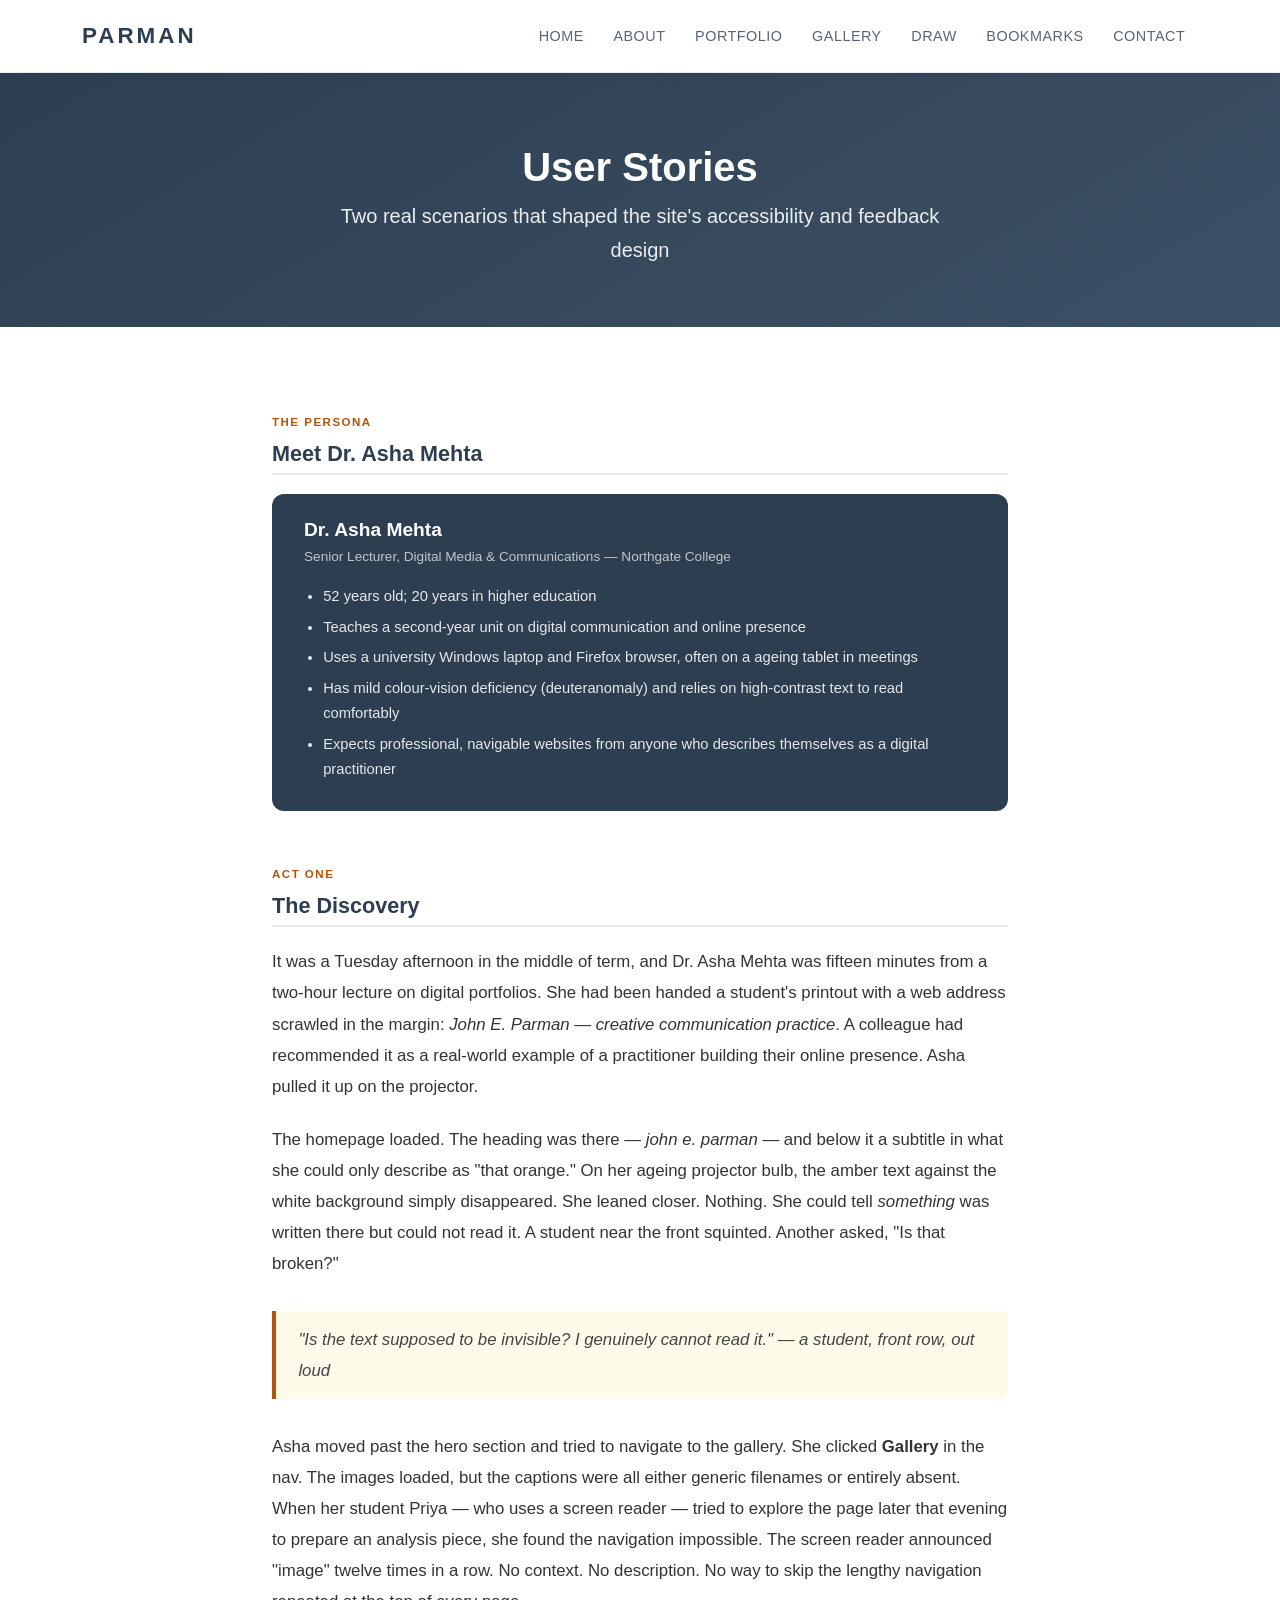
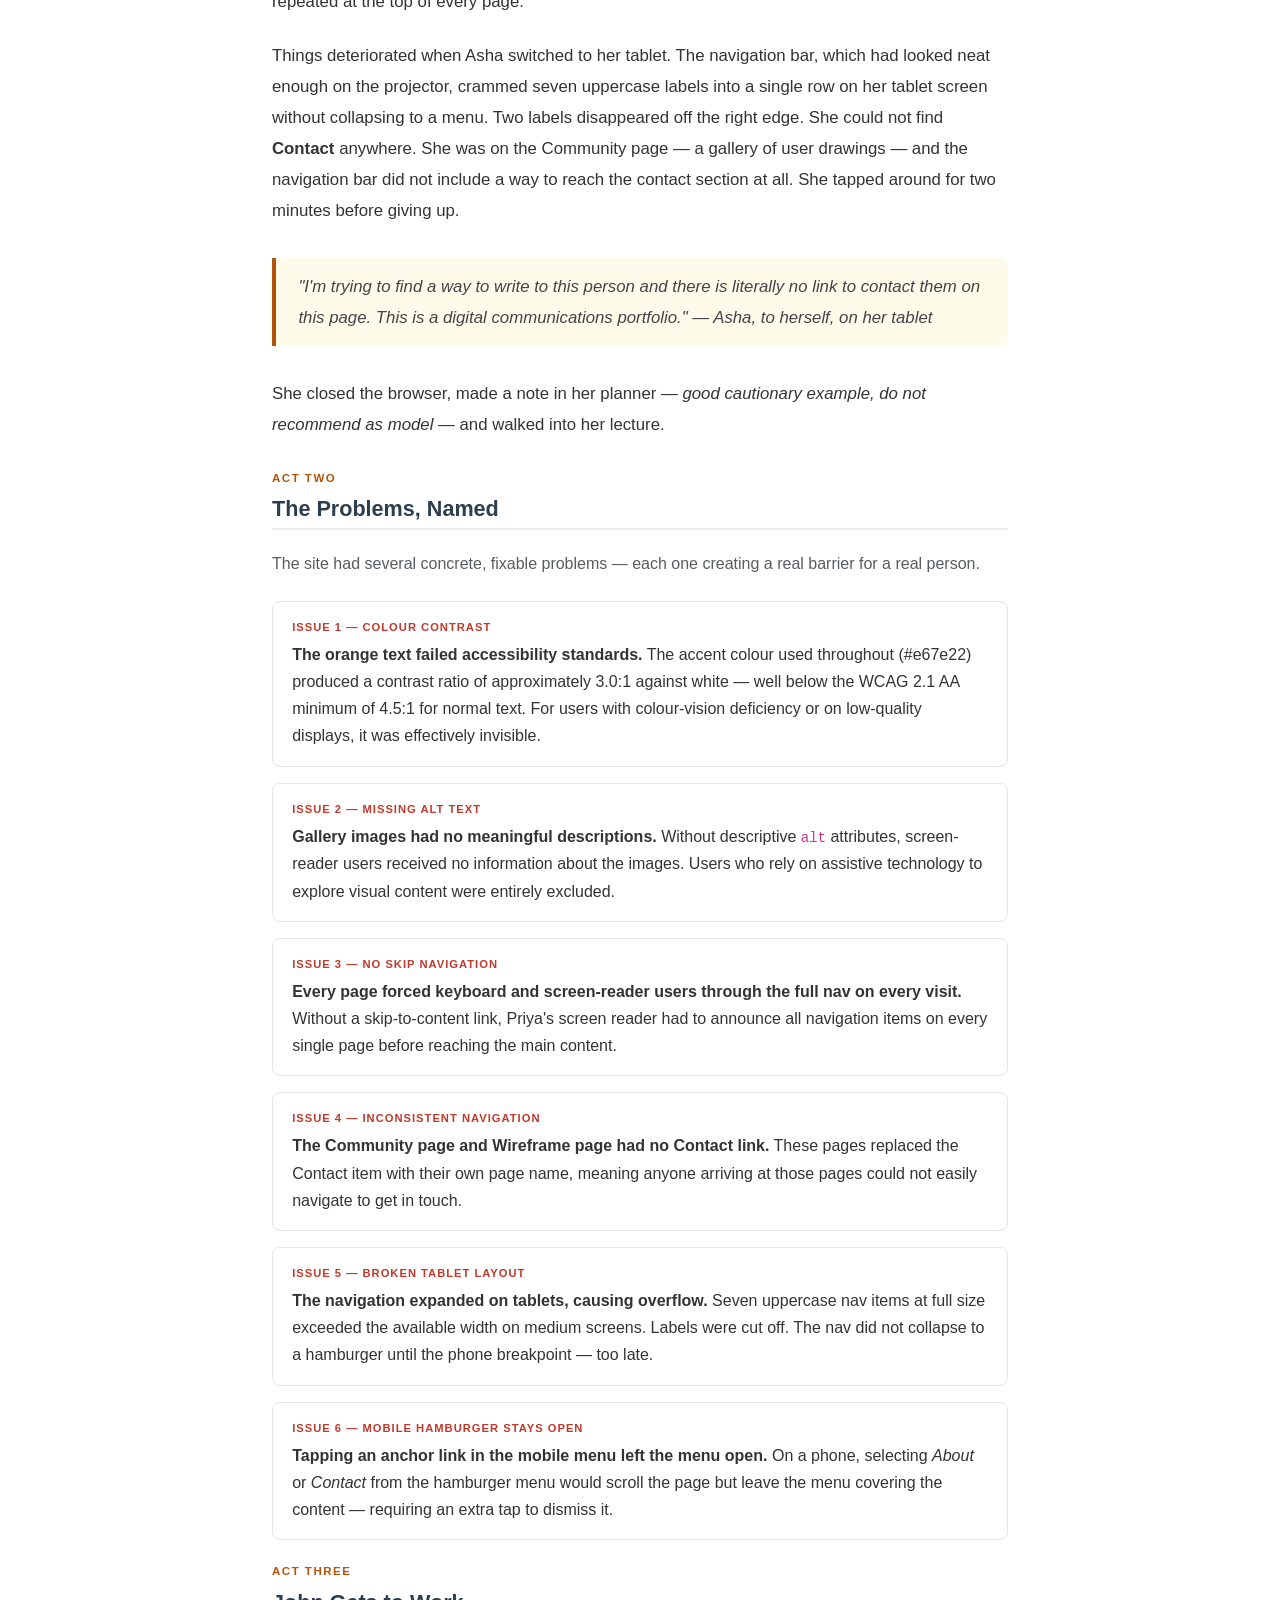
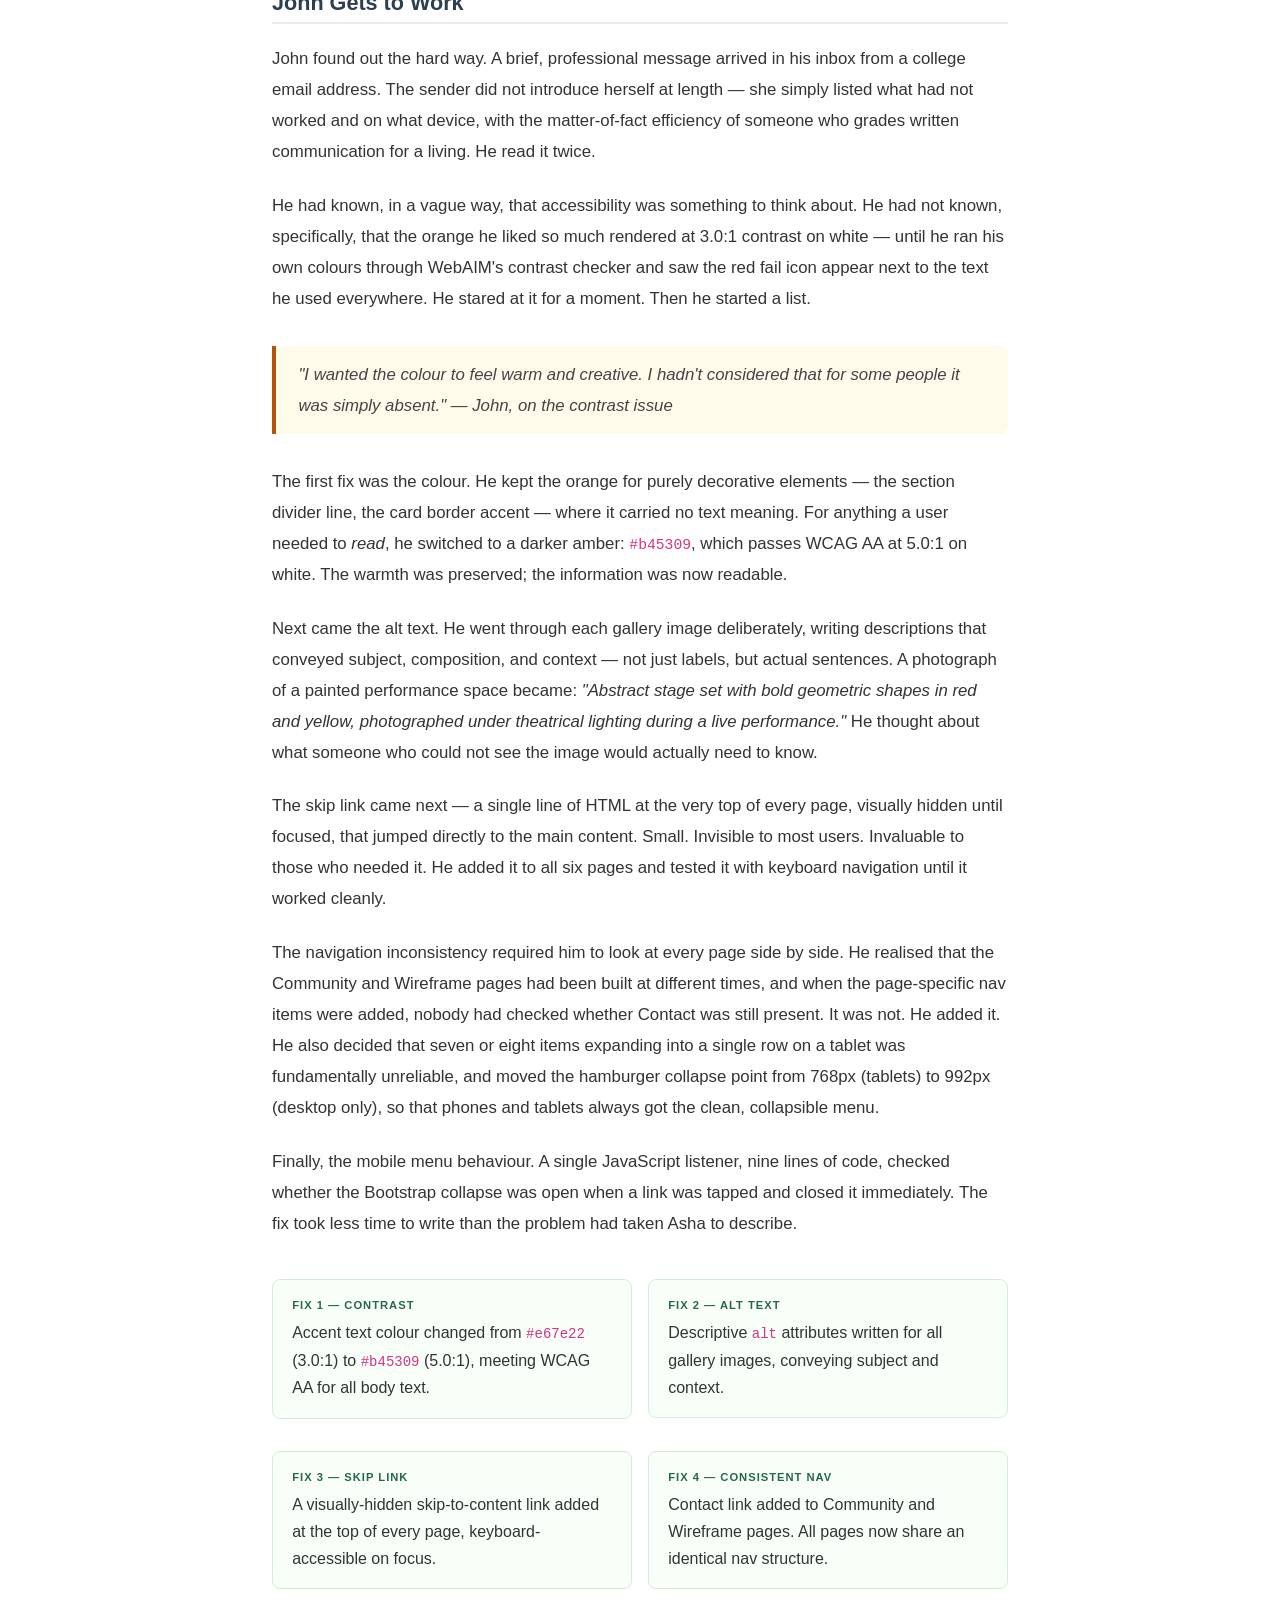
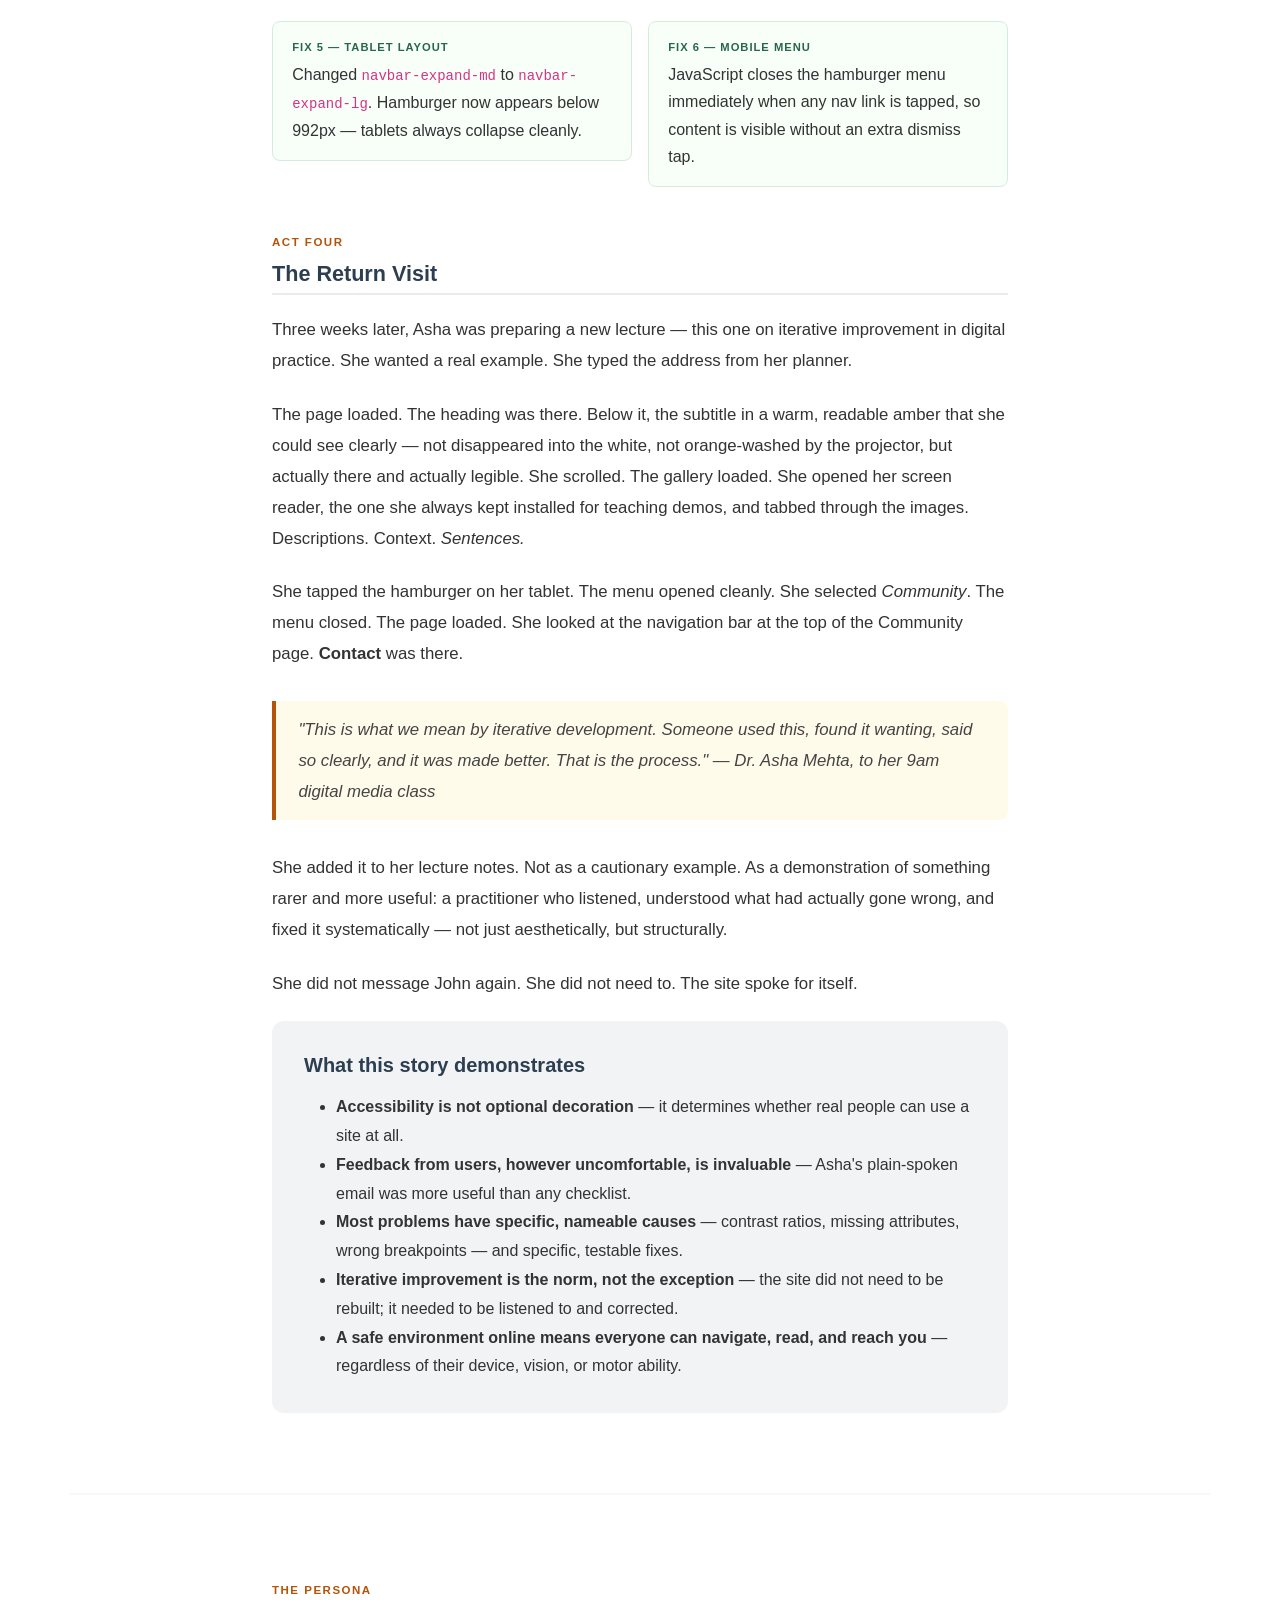
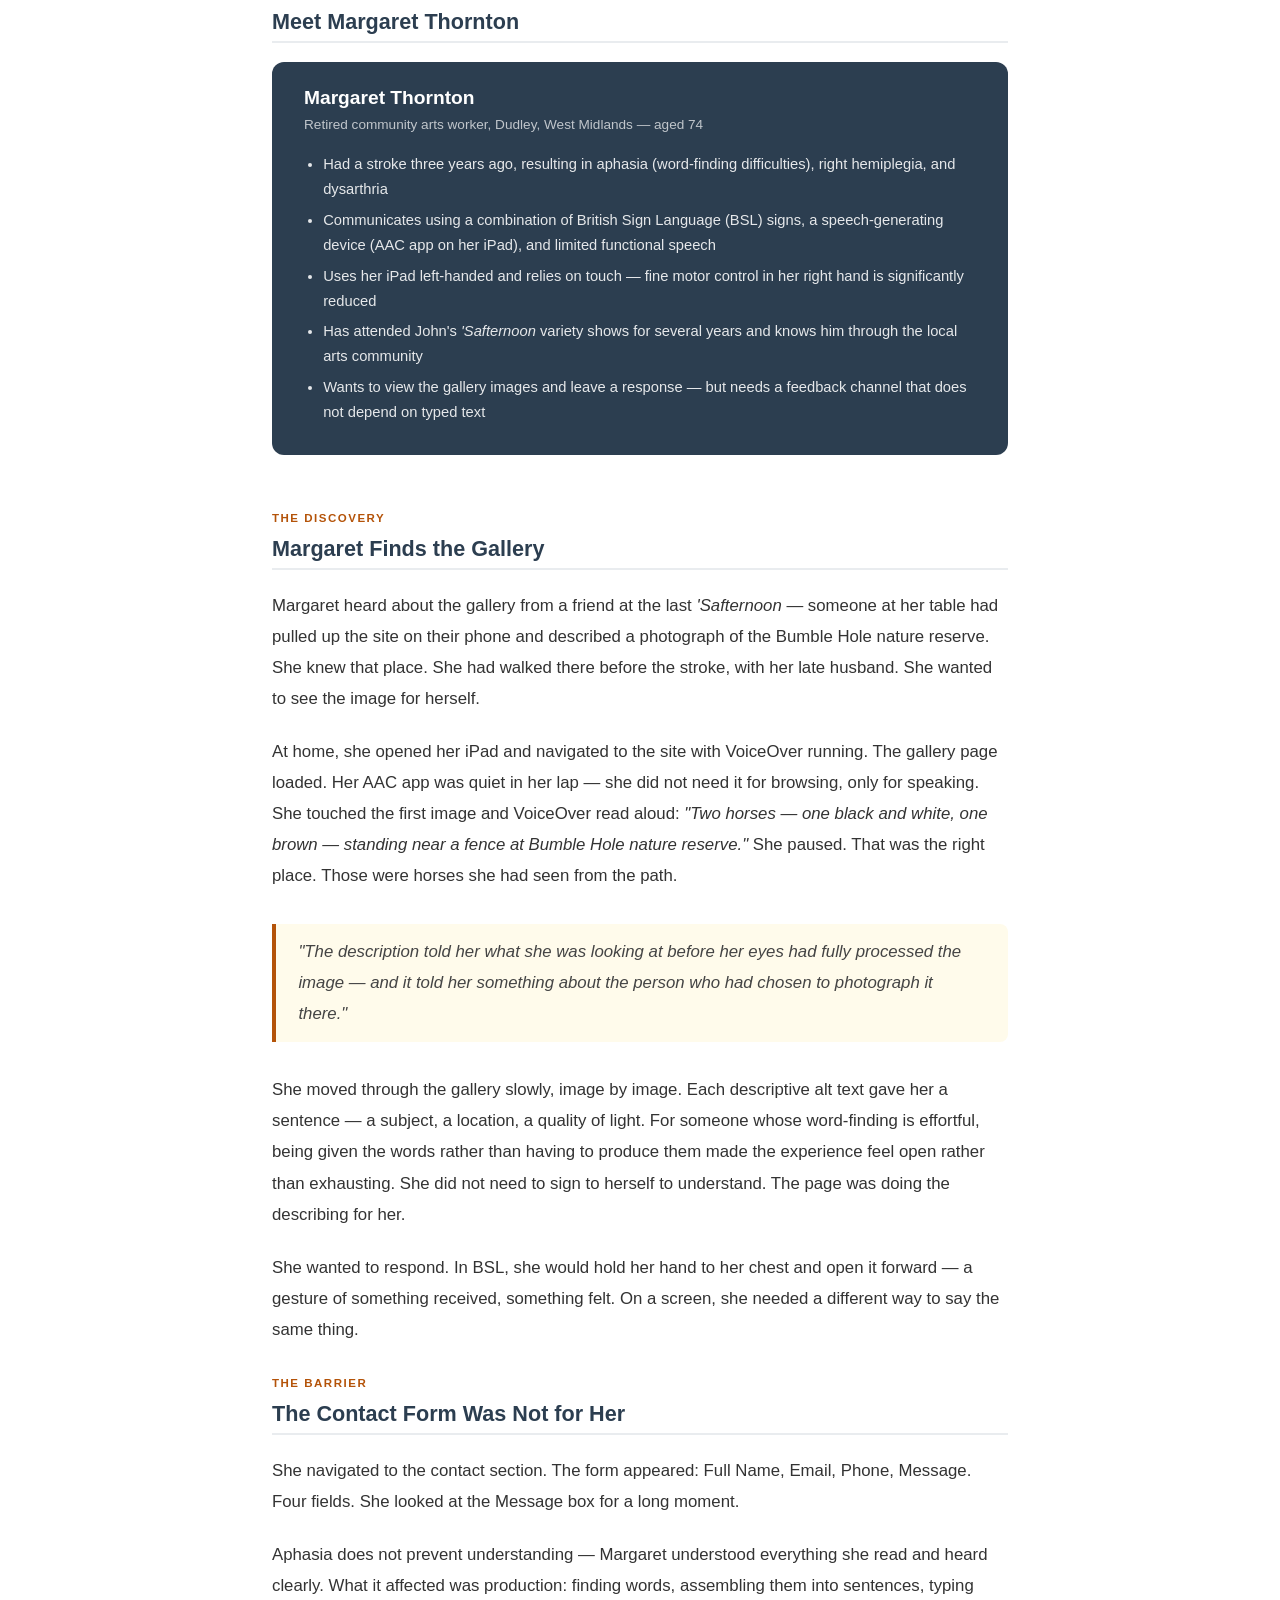
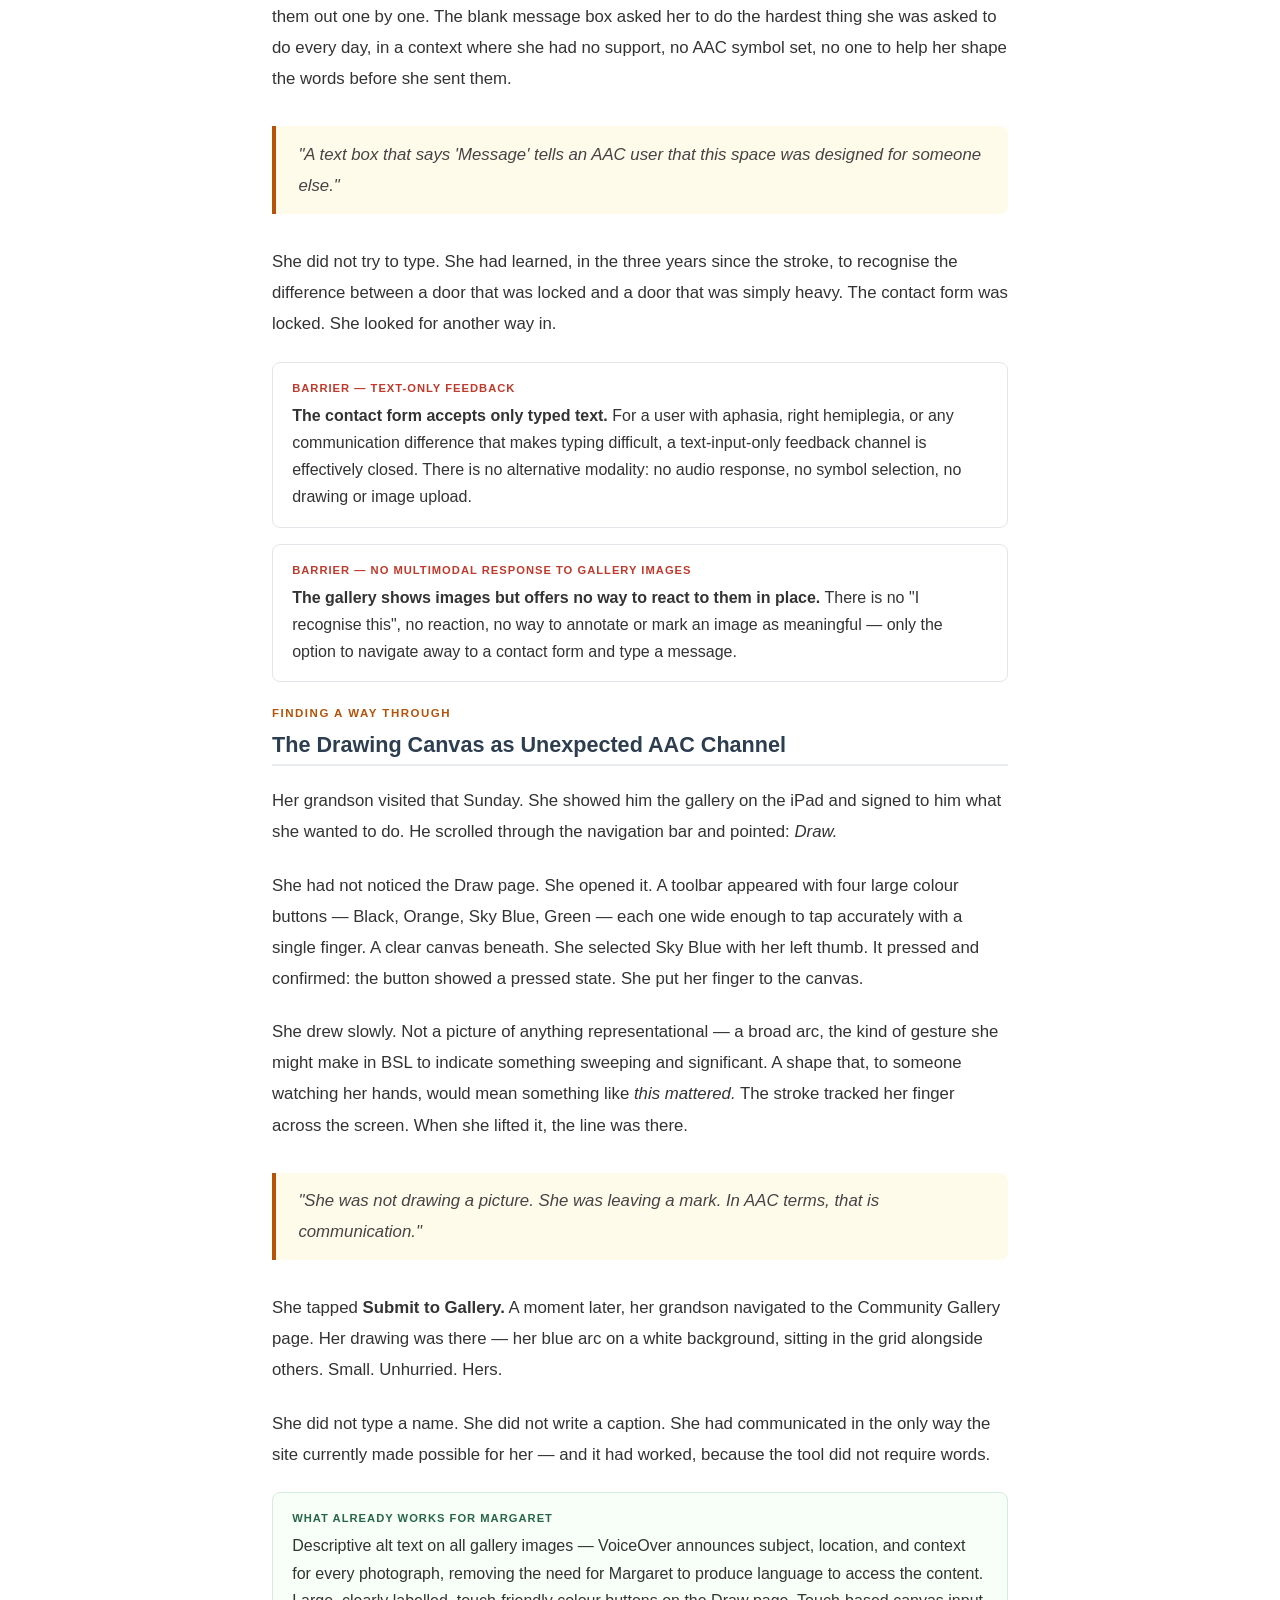
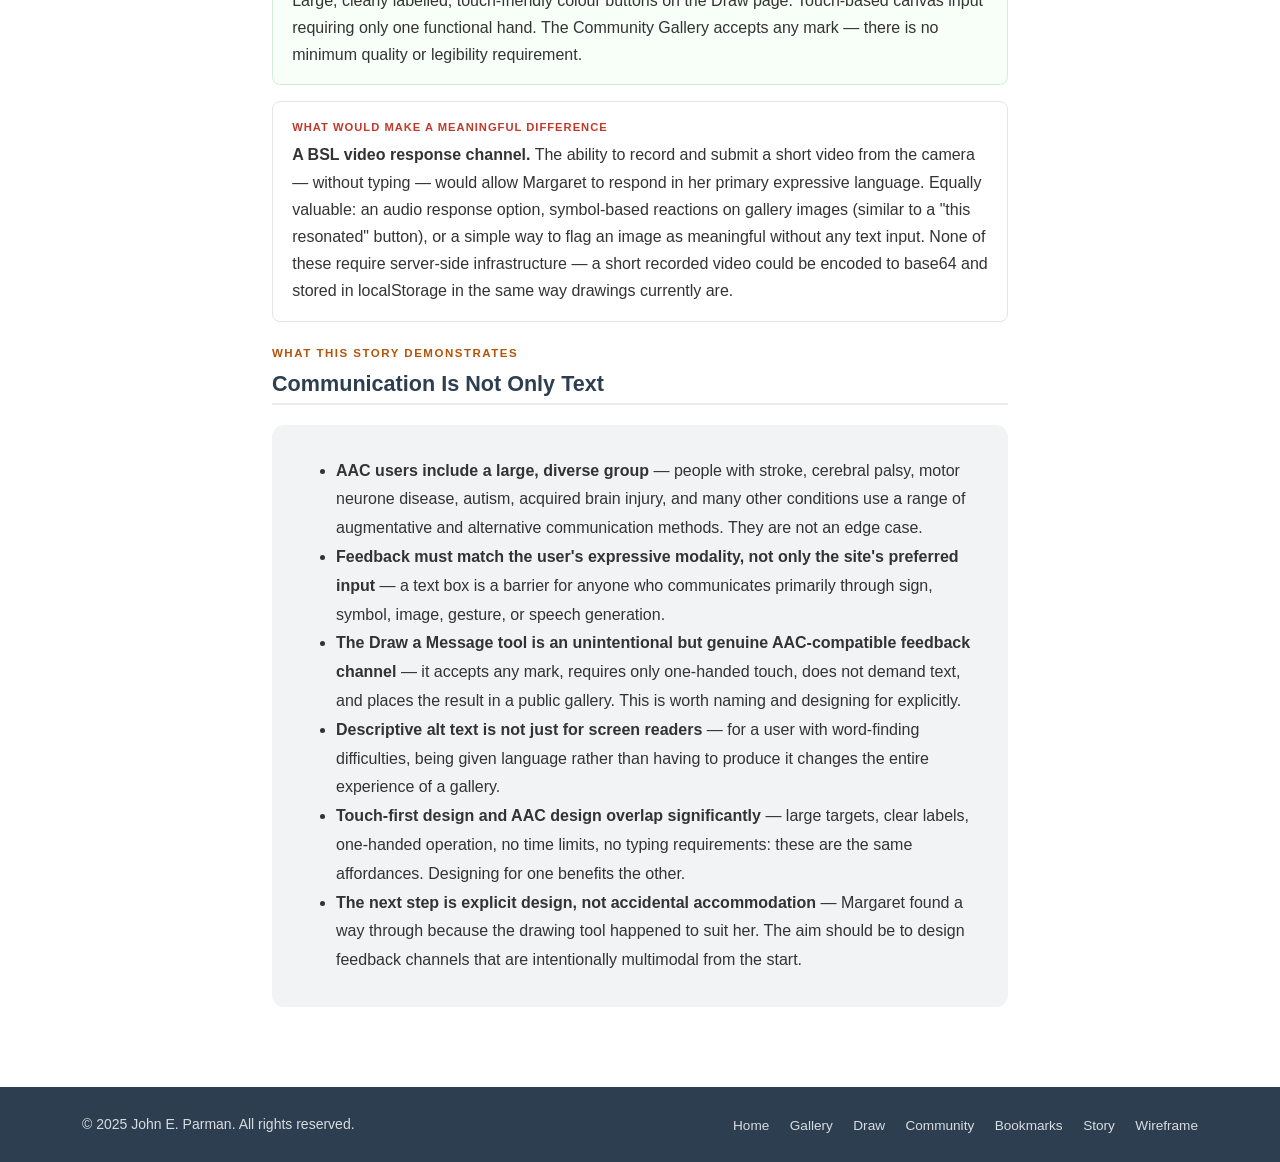
<file: story.html>
<!DOCTYPE html>
<html lang="en">

<head>
    <meta charset="UTF-8">
    <meta name="viewport" content="width=device-width, initial-scale=1.0">
    <title>User Story — John E. Parman</title>
    <!-- Bootstrap 5.3.3 — CSS framework
         Source: https://getbootstrap.com
         License: MIT https://github.com/twbs/bootstrap/blob/main/LICENSE -->
    <link href="https://cdn.jsdelivr.net/npm/bootstrap@5.3.3/dist/css/bootstrap.min.css" rel="stylesheet"
        integrity="sha384-QWTKZyjpPEjISv5WaRU9OFeRpok6YctnYmDr5pNlyT2bRjXh0JMhjY6hW+ALEwIH" crossorigin="anonymous">
    <link rel="stylesheet" href="assets/style.css">
    <style>
        .story-body {
            font-size: 1.05rem;
            line-height: 1.85;
            color: var(--text-main);
        }

        .story-body p {
            margin-bottom: 1.4rem;
        }

        .story-pull {
            border-left: 4px solid var(--accent-text);
            padding: 0.8rem 1.4rem;
            background: #fffbeb;
            border-radius: 0 8px 8px 0;
            font-style: italic;
            color: #444;
            margin: 2rem 0;
            font-size: 1.05rem;
        }

        .story-section-label {
            display: inline-block;
            font-size: 0.72rem;
            font-weight: 700;
            text-transform: uppercase;
            letter-spacing: 1.5px;
            color: var(--accent-text);
            margin-bottom: 0.5rem;
        }

        .story-heading {
            font-size: 1.35rem;
            font-weight: 700;
            color: var(--primary-color);
            margin-bottom: 1.2rem;
            padding-bottom: 0.4rem;
            border-bottom: 2px solid #e9ecef;
        }

        .issue-card {
            border: 1px solid #e2e6ea;
            border-radius: 8px;
            padding: 1rem 1.2rem;
            margin-bottom: 1rem;
            background: #fff;
        }

        .issue-card .issue-label {
            font-size: 0.7rem;
            text-transform: uppercase;
            letter-spacing: 1px;
            font-weight: 700;
            color: #c0392b;
            margin-bottom: 0.25rem;
        }

        .fix-card {
            border: 1px solid #d4edda;
            border-radius: 8px;
            padding: 1rem 1.2rem;
            margin-bottom: 1rem;
            background: #f8fff9;
        }

        .fix-card .fix-label {
            font-size: 0.7rem;
            text-transform: uppercase;
            letter-spacing: 1px;
            font-weight: 700;
            color: #276749;
            margin-bottom: 0.25rem;
        }

        .persona-card {
            background: var(--primary-color);
            color: #fff;
            border-radius: 12px;
            padding: 1.5rem 2rem;
        }

        .persona-card h3 {
            font-size: 1.2rem;
            font-weight: 700;
            margin-bottom: 0.25rem;
        }

        .persona-card .persona-role {
            color: rgba(255, 255, 255, 0.7);
            font-size: 0.85rem;
            margin-bottom: 1rem;
        }

        .persona-card ul {
            padding-left: 1.2rem;
            margin: 0;
            color: rgba(255, 255, 255, 0.88);
            font-size: 0.92rem;
        }

        .persona-card li {
            margin-bottom: 0.35rem;
        }

        .story-outcome {
            background: var(--bg-section);
            border-radius: 12px;
            padding: 2rem;
        }

        @media (max-width: 575.98px) {
            .story-body {
                font-size: 1rem;
            }

            .story-pull {
                font-size: 0.97rem;
            }
        }
    </style>
</head>

<body>

    <a href="#main-content" class="skip-link">Skip to main content</a>

    <nav class="navbar navbar-expand-lg sticky-top" id="mainNav" aria-label="Main navigation">
        <div class="container">
            <a class="navbar-brand" href="index.html" aria-label="John E. Parman — Home">parman</a>
            <button class="navbar-toggler" type="button" data-bs-toggle="collapse"
                data-bs-target="#navbarMain" aria-controls="navbarMain" aria-expanded="false"
                aria-label="Toggle navigation menu">
                <span class="navbar-toggler-icon"></span>
            </button>
            <div class="collapse navbar-collapse" id="navbarMain">
                <ul class="navbar-nav ms-auto gap-1">
                    <li class="nav-item"><a class="nav-link" href="index.html">Home</a></li>
                    <li class="nav-item"><a class="nav-link" href="index.html#about">About</a></li>
                    <li class="nav-item"><a class="nav-link" href="index.html#portfolio">Portfolio</a></li>
                    <li class="nav-item"><a class="nav-link" href="gallery.html">Gallery</a></li>
                    <li class="nav-item"><a class="nav-link" href="contact.html">Draw</a></li>
                    <li class="nav-item"><a class="nav-link" href="bookmarks.html">Bookmarks</a></li>
                    <li class="nav-item"><a class="nav-link" href="index.html#contact">Contact</a></li>
                </ul>
            </div>
        </div>
    </nav>

    <main id="main-content">

        <header class="page-header text-center">
            <div class="container">
                <h1 class="fw-bold text-white">User Stories</h1>
                <p class="lead text-white-75">Two real scenarios that shaped the site's accessibility and feedback design</p>
            </div>
        </header>

        <section class="section-pad">
            <div class="container">
                <div class="row justify-content-center">
                    <div class="col-12 col-lg-8">

                        <span class="story-section-label">The Persona</span>
                        <h2 class="story-heading">Meet Dr. Asha Mehta</h2>

                        <div class="persona-card mb-5">
                            <h3>Dr. Asha Mehta</h3>
                            <p class="persona-role">Senior Lecturer, Digital Media &amp; Communications — Northgate College</p>
                            <ul>
                                <li>52 years old; 20 years in higher education</li>
                                <li>Teaches a second-year unit on digital communication and online presence</li>
                                <li>Uses a university Windows laptop and Firefox browser, often on a ageing tablet in meetings</li>
                                <li>Has mild colour-vision deficiency (deuteranomaly) and relies on high-contrast text to read comfortably</li>
                                <li>Expects professional, navigable websites from anyone who describes themselves as a digital practitioner</li>
                            </ul>
                        </div>

                        <span class="story-section-label">Act One</span>
                        <h2 class="story-heading">The Discovery</h2>

                        <div class="story-body">
                            <p>It was a Tuesday afternoon in the middle of term, and Dr. Asha Mehta was fifteen minutes from a two-hour lecture on digital portfolios. She had been handed a student's printout with a web address scrawled in the margin: <em>John E. Parman — creative communication practice</em>. A colleague had recommended it as a real-world example of a practitioner building their online presence. Asha pulled it up on the projector.</p>

                            <p>The homepage loaded. The heading was there — <em>john e. parman</em> — and below it a subtitle in what she could only describe as "that orange." On her ageing projector bulb, the amber text against the white background simply disappeared. She leaned closer. Nothing. She could tell <em>something</em> was written there but could not read it. A student near the front squinted. Another asked, "Is that broken?"</p>

                            <div class="story-pull">"Is the text supposed to be invisible? I genuinely cannot read it." — a student, front row, out loud</div>

                            <p>Asha moved past the hero section and tried to navigate to the gallery. She clicked <strong>Gallery</strong> in the nav. The images loaded, but the captions were all either generic filenames or entirely absent. When her student Priya — who uses a screen reader — tried to explore the page later that evening to prepare an analysis piece, she found the navigation impossible. The screen reader announced "image" twelve times in a row. No context. No description. No way to skip the lengthy navigation repeated at the top of every page.</p>

                            <p>Things deteriorated when Asha switched to her tablet. The navigation bar, which had looked neat enough on the projector, crammed seven uppercase labels into a single row on her tablet screen without collapsing to a menu. Two labels disappeared off the right edge. She could not find <strong>Contact</strong> anywhere. She was on the Community page — a gallery of user drawings — and the navigation bar did not include a way to reach the contact section at all. She tapped around for two minutes before giving up.</p>

                            <div class="story-pull">"I'm trying to find a way to write to this person and there is literally no link to contact them on this page. This is a digital communications portfolio." — Asha, to herself, on her tablet</div>

                            <p>She closed the browser, made a note in her planner — <em>good cautionary example, do not recommend as model</em> — and walked into her lecture.</p>
                        </div>

                        <span class="story-section-label">Act Two</span>
                        <h2 class="story-heading">The Problems, Named</h2>

                        <p class="text-muted mb-4">The site had several concrete, fixable problems — each one creating a real barrier for a real person.</p>

                        <div class="issue-card">
                            <div class="issue-label">Issue 1 — Colour Contrast</div>
                            <strong>The orange text failed accessibility standards.</strong> The accent colour used throughout (#e67e22) produced a contrast ratio of approximately 3.0:1 against white — well below the WCAG 2.1 AA minimum of 4.5:1 for normal text. For users with colour-vision deficiency or on low-quality displays, it was effectively invisible.
                        </div>

                        <div class="issue-card">
                            <div class="issue-label">Issue 2 — Missing Alt Text</div>
                            <strong>Gallery images had no meaningful descriptions.</strong> Without descriptive <code>alt</code> attributes, screen-reader users received no information about the images. Users who rely on assistive technology to explore visual content were entirely excluded.
                        </div>

                        <div class="issue-card">
                            <div class="issue-label">Issue 3 — No Skip Navigation</div>
                            <strong>Every page forced keyboard and screen-reader users through the full nav on every visit.</strong> Without a skip-to-content link, Priya's screen reader had to announce all navigation items on every single page before reaching the main content.
                        </div>

                        <div class="issue-card">
                            <div class="issue-label">Issue 4 — Inconsistent Navigation</div>
                            <strong>The Community page and Wireframe page had no Contact link.</strong> These pages replaced the Contact item with their own page name, meaning anyone arriving at those pages could not easily navigate to get in touch.
                        </div>

                        <div class="issue-card">
                            <div class="issue-label">Issue 5 — Broken Tablet Layout</div>
                            <strong>The navigation expanded on tablets, causing overflow.</strong> Seven uppercase nav items at full size exceeded the available width on medium screens. Labels were cut off. The nav did not collapse to a hamburger until the phone breakpoint — too late.
                        </div>

                        <div class="issue-card">
                            <div class="issue-label">Issue 6 — Mobile Hamburger Stays Open</div>
                            <strong>Tapping an anchor link in the mobile menu left the menu open.</strong> On a phone, selecting <em>About</em> or <em>Contact</em> from the hamburger menu would scroll the page but leave the menu covering the content — requiring an extra tap to dismiss it.
                        </div>

                        <span class="story-section-label">Act Three</span>
                        <h2 class="story-heading">John Gets to Work</h2>

                        <div class="story-body">
                            <p>John found out the hard way. A brief, professional message arrived in his inbox from a college email address. The sender did not introduce herself at length — she simply listed what had not worked and on what device, with the matter-of-fact efficiency of someone who grades written communication for a living. He read it twice.</p>

                            <p>He had known, in a vague way, that accessibility was something to think about. He had not known, specifically, that the orange he liked so much rendered at 3.0:1 contrast on white — until he ran his own colours through WebAIM's contrast checker and saw the red fail icon appear next to the text he used everywhere. He stared at it for a moment. Then he started a list.</p>

                            <div class="story-pull">"I wanted the colour to feel warm and creative. I hadn't considered that for some people it was simply absent." — John, on the contrast issue</div>

                            <p>The first fix was the colour. He kept the orange for purely decorative elements — the section divider line, the card border accent — where it carried no text meaning. For anything a user needed to <em>read</em>, he switched to a darker amber: <code>#b45309</code>, which passes WCAG AA at 5.0:1 on white. The warmth was preserved; the information was now readable.</p>

                            <p>Next came the alt text. He went through each gallery image deliberately, writing descriptions that conveyed subject, composition, and context — not just labels, but actual sentences. A photograph of a painted performance space became: <em>"Abstract stage set with bold geometric shapes in red and yellow, photographed under theatrical lighting during a live performance."</em> He thought about what someone who could not see the image would actually need to know.</p>

                            <p>The skip link came next — a single line of HTML at the very top of every page, visually hidden until focused, that jumped directly to the main content. Small. Invisible to most users. Invaluable to those who needed it. He added it to all six pages and tested it with keyboard navigation until it worked cleanly.</p>

                            <p>The navigation inconsistency required him to look at every page side by side. He realised that the Community and Wireframe pages had been built at different times, and when the page-specific nav items were added, nobody had checked whether Contact was still present. It was not. He added it. He also decided that seven or eight items expanding into a single row on a tablet was fundamentally unreliable, and moved the hamburger collapse point from 768px (tablets) to 992px (desktop only), so that phones and tablets always got the clean, collapsible menu.</p>

                            <p>Finally, the mobile menu behaviour. A single JavaScript listener, nine lines of code, checked whether the Bootstrap collapse was open when a link was tapped and closed it immediately. The fix took less time to write than the problem had taken Asha to describe.</p>
                        </div>

                        <div class="row g-3 my-4">
                            <div class="col-12 col-sm-6">
                                <div class="fix-card">
                                    <div class="fix-label">Fix 1 — Contrast</div>
                                    Accent text colour changed from <code>#e67e22</code> (3.0:1) to <code>#b45309</code> (5.0:1), meeting WCAG AA for all body text.
                                </div>
                            </div>
                            <div class="col-12 col-sm-6">
                                <div class="fix-card">
                                    <div class="fix-label">Fix 2 — Alt Text</div>
                                    Descriptive <code>alt</code> attributes written for all gallery images, conveying subject and context.
                                </div>
                            </div>
                            <div class="col-12 col-sm-6">
                                <div class="fix-card">
                                    <div class="fix-label">Fix 3 — Skip Link</div>
                                    A visually-hidden skip-to-content link added at the top of every page, keyboard-accessible on focus.
                                </div>
                            </div>
                            <div class="col-12 col-sm-6">
                                <div class="fix-card">
                                    <div class="fix-label">Fix 4 — Consistent Nav</div>
                                    Contact link added to Community and Wireframe pages. All pages now share an identical nav structure.
                                </div>
                            </div>
                            <div class="col-12 col-sm-6">
                                <div class="fix-card">
                                    <div class="fix-label">Fix 5 — Tablet Layout</div>
                                    Changed <code>navbar-expand-md</code> to <code>navbar-expand-lg</code>. Hamburger now appears below 992px — tablets always collapse cleanly.
                                </div>
                            </div>
                            <div class="col-12 col-sm-6">
                                <div class="fix-card">
                                    <div class="fix-label">Fix 6 — Mobile Menu</div>
                                    JavaScript closes the hamburger menu immediately when any nav link is tapped, so content is visible without an extra dismiss tap.
                                </div>
                            </div>
                        </div>

                        <span class="story-section-label">Act Four</span>
                        <h2 class="story-heading">The Return Visit</h2>

                        <div class="story-body">
                            <p>Three weeks later, Asha was preparing a new lecture — this one on iterative improvement in digital practice. She wanted a real example. She typed the address from her planner.</p>

                            <p>The page loaded. The heading was there. Below it, the subtitle in a warm, readable amber that she could see clearly — not disappeared into the white, not orange-washed by the projector, but actually there and actually legible. She scrolled. The gallery loaded. She opened her screen reader, the one she always kept installed for teaching demos, and tabbed through the images. Descriptions. Context. <em>Sentences.</em></p>

                            <p>She tapped the hamburger on her tablet. The menu opened cleanly. She selected <em>Community</em>. The menu closed. The page loaded. She looked at the navigation bar at the top of the Community page. <strong>Contact</strong> was there.</p>

                            <div class="story-pull">"This is what we mean by iterative development. Someone used this, found it wanting, said so clearly, and it was made better. That is the process." — Dr. Asha Mehta, to her 9am digital media class</div>

                            <p>She added it to her lecture notes. Not as a cautionary example. As a demonstration of something rarer and more useful: a practitioner who listened, understood what had actually gone wrong, and fixed it systematically — not just aesthetically, but structurally.</p>

                            <p>She did not message John again. She did not need to. The site spoke for itself.</p>
                        </div>

                        <div class="story-outcome mt-2">
                            <h2 class="h5 fw-bold mb-3" style="color:var(--primary-color)">What this story demonstrates</h2>
                            <ul class="mb-0" style="color:var(--text-main); line-height:1.8;">
                                <li><strong>Accessibility is not optional decoration</strong> — it determines whether real people can use a site at all.</li>
                                <li><strong>Feedback from users, however uncomfortable, is invaluable</strong> — Asha's plain-spoken email was more useful than any checklist.</li>
                                <li><strong>Most problems have specific, nameable causes</strong> — contrast ratios, missing attributes, wrong breakpoints — and specific, testable fixes.</li>
                                <li><strong>Iterative improvement is the norm, not the exception</strong> — the site did not need to be rebuilt; it needed to be listened to and corrected.</li>
                                <li><strong>A safe environment online means everyone can navigate, read, and reach you</strong> — regardless of their device, vision, or motor ability.</li>
                            </ul>
                        </div>

                    </div>
                </div>
            </div>
        </section>

        <hr class="container my-0" style="border-color:#dee2e6; border-width:2px;">

        <section class="section-pad" id="story-margaret" aria-labelledby="story2-heading">
            <div class="container">
                <div class="row justify-content-center">
                    <div class="col-12 col-lg-8">

                        <span class="story-section-label">The Persona</span>
                        <h2 class="story-heading" id="story2-heading">Meet Margaret Thornton</h2>

                        <div class="persona-card mb-5">
                            <h3>Margaret Thornton</h3>
                            <p class="persona-role">Retired community arts worker, Dudley, West Midlands — aged 74</p>
                            <ul>
                                <li>Had a stroke three years ago, resulting in aphasia (word-finding difficulties), right hemiplegia, and dysarthria</li>
                                <li>Communicates using a combination of British Sign Language (BSL) signs, a speech-generating device (AAC app on her iPad), and limited functional speech</li>
                                <li>Uses her iPad left-handed and relies on touch — fine motor control in her right hand is significantly reduced</li>
                                <li>Has attended John's <em>'Safternoon</em> variety shows for several years and knows him through the local arts community</li>
                                <li>Wants to view the gallery images and leave a response — but needs a feedback channel that does not depend on typed text</li>
                            </ul>
                        </div>

                        <span class="story-section-label">The Discovery</span>
                        <h2 class="story-heading">Margaret Finds the Gallery</h2>

                        <div class="story-body">
                            <p>Margaret heard about the gallery from a friend at the last <em>'Safternoon</em> — someone at her table had pulled up the site on their phone and described a photograph of the Bumble Hole nature reserve. She knew that place. She had walked there before the stroke, with her late husband. She wanted to see the image for herself.</p>

                            <p>At home, she opened her iPad and navigated to the site with VoiceOver running. The gallery page loaded. Her AAC app was quiet in her lap — she did not need it for browsing, only for speaking. She touched the first image and VoiceOver read aloud: <em>"Two horses — one black and white, one brown — standing near a fence at Bumble Hole nature reserve."</em> She paused. That was the right place. Those were horses she had seen from the path.</p>

                            <div class="story-pull">"The description told her what she was looking at before her eyes had fully processed the image — and it told her something about the person who had chosen to photograph it there."</div>

                            <p>She moved through the gallery slowly, image by image. Each descriptive alt text gave her a sentence — a subject, a location, a quality of light. For someone whose word-finding is effortful, being given the words rather than having to produce them made the experience feel open rather than exhausting. She did not need to sign to herself to understand. The page was doing the describing for her.</p>

                            <p>She wanted to respond. In BSL, she would hold her hand to her chest and open it forward — a gesture of something received, something felt. On a screen, she needed a different way to say the same thing.</p>
                        </div>

                        <span class="story-section-label">The Barrier</span>
                        <h2 class="story-heading">The Contact Form Was Not for Her</h2>

                        <div class="story-body">
                            <p>She navigated to the contact section. The form appeared: Full Name, Email, Phone, Message. Four fields. She looked at the Message box for a long moment.</p>

                            <p>Aphasia does not prevent understanding — Margaret understood everything she read and heard clearly. What it affected was production: finding words, assembling them into sentences, typing them out one by one. The blank message box asked her to do the hardest thing she was asked to do every day, in a context where she had no support, no AAC symbol set, no one to help her shape the words before she sent them.</p>

                            <div class="story-pull">"A text box that says 'Message' tells an AAC user that this space was designed for someone else."</div>

                            <p>She did not try to type. She had learned, in the three years since the stroke, to recognise the difference between a door that was locked and a door that was simply heavy. The contact form was locked. She looked for another way in.</p>
                        </div>

                        <div class="issue-card">
                            <div class="issue-label">Barrier — Text-Only Feedback</div>
                            <strong>The contact form accepts only typed text.</strong> For a user with aphasia, right hemiplegia, or any communication difference that makes typing difficult, a text-input-only feedback channel is effectively closed. There is no alternative modality: no audio response, no symbol selection, no drawing or image upload.
                        </div>

                        <div class="issue-card">
                            <div class="issue-label">Barrier — No Multimodal Response to Gallery Images</div>
                            <strong>The gallery shows images but offers no way to react to them in place.</strong> There is no "I recognise this", no reaction, no way to annotate or mark an image as meaningful — only the option to navigate away to a contact form and type a message.
                        </div>

                        <span class="story-section-label">Finding a Way Through</span>
                        <h2 class="story-heading">The Drawing Canvas as Unexpected AAC Channel</h2>

                        <div class="story-body">
                            <p>Her grandson visited that Sunday. She showed him the gallery on the iPad and signed to him what she wanted to do. He scrolled through the navigation bar and pointed: <em>Draw.</em></p>

                            <p>She had not noticed the Draw page. She opened it. A toolbar appeared with four large colour buttons — Black, Orange, Sky Blue, Green — each one wide enough to tap accurately with a single finger. A clear canvas beneath. She selected Sky Blue with her left thumb. It pressed and confirmed: the button showed a pressed state. She put her finger to the canvas.</p>

                            <p>She drew slowly. Not a picture of anything representational — a broad arc, the kind of gesture she might make in BSL to indicate something sweeping and significant. A shape that, to someone watching her hands, would mean something like <em>this mattered.</em> The stroke tracked her finger across the screen. When she lifted it, the line was there.</p>

                            <div class="story-pull">"She was not drawing a picture. She was leaving a mark. In AAC terms, that is communication."</div>

                            <p>She tapped <strong>Submit to Gallery.</strong> A moment later, her grandson navigated to the Community Gallery page. Her drawing was there — her blue arc on a white background, sitting in the grid alongside others. Small. Unhurried. Hers.</p>

                            <p>She did not type a name. She did not write a caption. She had communicated in the only way the site currently made possible for her — and it had worked, because the tool did not require words.</p>
                        </div>

                        <div class="fix-card" style="margin-bottom:1rem;">
                            <div class="fix-label">What already works for Margaret</div>
                            Descriptive alt text on all gallery images — VoiceOver announces subject, location, and context for every photograph, removing the need for Margaret to produce language to access the content. Large, clearly labelled, touch-friendly colour buttons on the Draw page. Touch-based canvas input requiring only one functional hand. The Community Gallery accepts any mark — there is no minimum quality or legibility requirement.
                        </div>

                        <div class="issue-card">
                            <div class="issue-label">What would make a meaningful difference</div>
                            <strong>A BSL video response channel.</strong> The ability to record and submit a short video from the camera — without typing — would allow Margaret to respond in her primary expressive language. Equally valuable: an audio response option, symbol-based reactions on gallery images (similar to a "this resonated" button), or a simple way to flag an image as meaningful without any text input. None of these require server-side infrastructure — a short recorded video could be encoded to base64 and stored in localStorage in the same way drawings currently are.
                        </div>

                        <span class="story-section-label">What this story demonstrates</span>
                        <h2 class="story-heading">Communication Is Not Only Text</h2>

                        <div class="story-outcome mt-2">
                            <ul class="mb-0" style="color:var(--text-main); line-height:1.8;">
                                <li><strong>AAC users include a large, diverse group</strong> — people with stroke, cerebral palsy, motor neurone disease, autism, acquired brain injury, and many other conditions use a range of augmentative and alternative communication methods. They are not an edge case.</li>
                                <li><strong>Feedback must match the user's expressive modality, not only the site's preferred input</strong> — a text box is a barrier for anyone who communicates primarily through sign, symbol, image, gesture, or speech generation.</li>
                                <li><strong>The Draw a Message tool is an unintentional but genuine AAC-compatible feedback channel</strong> — it accepts any mark, requires only one-handed touch, does not demand text, and places the result in a public gallery. This is worth naming and designing for explicitly.</li>
                                <li><strong>Descriptive alt text is not just for screen readers</strong> — for a user with word-finding difficulties, being given language rather than having to produce it changes the entire experience of a gallery.</li>
                                <li><strong>Touch-first design and AAC design overlap significantly</strong> — large targets, clear labels, one-handed operation, no time limits, no typing requirements: these are the same affordances. Designing for one benefits the other.</li>
                                <li><strong>The next step is explicit design, not accidental accommodation</strong> — Margaret found a way through because the drawing tool happened to suit her. The aim should be to design feedback channels that are intentionally multimodal from the start.</li>
                            </ul>
                        </div>

                    </div>
                </div>
            </div>
        </section>

    </main>

    <footer id="site-footer" class="py-4" style="background-color: var(--primary-color);">
        <div class="container">
            <div class="row align-items-center">
                <div class="col-12 col-md-6 text-center text-md-start small mb-2 mb-md-0" style="color:var(--footer-link);">
                    &copy; 2025 John E. Parman. All rights reserved.
                </div>
                <nav class="col-12 col-md-6 text-center text-md-end" aria-label="Footer navigation">
                    <a href="index.html" class="footer-link me-3">Home</a>
                    <a href="gallery.html" class="footer-link me-3">Gallery</a>
                    <a href="contact.html" class="footer-link me-3">Draw</a>
                    <a href="drawback.html" class="footer-link me-3">Community</a>
                    <a href="bookmarks.html" class="footer-link me-3">Bookmarks</a>
                    <a href="story.html" class="footer-link me-3">Story</a>
                    <a href="wireframe.html" class="footer-link">Wireframe</a>
                </nav>
            </div>
        </div>
    </footer>

    <!-- Bootstrap 5.3.3 — JavaScript bundle (includes Popper.js)
         Source: https://getbootstrap.com
         License: MIT https://github.com/twbs/bootstrap/blob/main/LICENSE -->
    <script src="https://cdn.jsdelivr.net/npm/bootstrap@5.3.3/dist/js/bootstrap.bundle.min.js"
        integrity="sha384-YvpcrYf0tY3lHB60NNkmXc5s9fDVZLESaAA55NDzOxhy9GkcIdslK1eN7N6jIeHz" crossorigin="anonymous"></script>
    <script src="assets/nav.js"></script>
</body>

</html>
</file>
<file: assets/style.css>
/* =============================================
   1. Global Styles & CSS Variables
   ============================================= */
:root {
    --primary-color: #2c3e50;       /* Dark blue — 11.4:1 on white */
    --accent-color: #e67e22;        /* Orange — decorative only */
    --accent-text: #b45309;         /* Dark amber — 5.0:1 on white (WCAG AA) */
    --bg-light: #f8f9fa;
    --bg-section: #f1f3f5;
    --text-main: #333333;           /* 10.4:1 on white */
    --text-muted: #5a6472;          /* 5.6:1 on white */
    --footer-link: rgba(255,255,255,0.82); /* ~8.5:1 on dark blue */
    --nav-height: 68px;
    --transition: 0.3s ease;
}

*, *::before, *::after {
    box-sizing: border-box;
}

html {
    scroll-behavior: smooth;
    scroll-padding-top: var(--nav-height);
}

body {
    font-family: 'Segoe UI', Roboto, Helvetica, Arial, sans-serif;
    color: var(--text-main);
    line-height: 1.7;
    background-color: #ffffff;
}

/* =============================================
   2. Skip Navigation (Accessibility)
   ============================================= */
.skip-link {
    position: absolute;
    top: -9999px;
    left: 0;
    background: var(--primary-color);
    color: #ffffff;
    padding: 0.75rem 1.5rem;
    font-weight: 700;
    z-index: 9999;
    border-radius: 0 0 6px 0;
    text-decoration: none;
}

.skip-link:focus {
    top: 0;
    outline: 3px solid var(--accent-text);  /* #b45309 — 5.0:1 on white, consistent with all other focus styles */
    outline-offset: 2px;
}

/* =============================================
   3. Navigation
   ============================================= */
#mainNav {
    background-color: #ffffff;
    border-bottom: 1px solid #e9ecef;
    padding: 0.75rem 0;
    z-index: 1030;
    box-shadow: 0 2px 8px rgba(0, 0, 0, 0.06);
}

.navbar-brand {
    font-weight: 800;
    font-size: 1.4rem;
    letter-spacing: 3px;
    text-transform: uppercase;
    color: var(--primary-color) !important;
}

.navbar-nav .nav-link {
    font-weight: 500;
    font-size: 0.9rem;
    letter-spacing: 0.5px;
    text-transform: uppercase;
    color: var(--text-muted) !important;   /* 5.6:1 on white — WCAG AA */
    padding: 0.4rem 0.8rem !important;
    border-radius: 4px;
    transition: color var(--transition), background-color var(--transition);
}

.navbar-nav .nav-link:hover {
    color: var(--primary-color) !important;
    background-color: var(--bg-light);
}

.navbar-nav .nav-link.active {
    color: var(--accent-text) !important;  /* #b45309 — 5.0:1 on white — WCAG AA */
    font-weight: 700;
}

/* =============================================
   4. Hero Section (Home page)
   ============================================= */
#hero {
    padding: 110px 0 90px;
    background: linear-gradient(150deg, #ffffff 0%, #f4f5f7 100%);
    border-bottom: 1px solid #e9ecef;
}

#hero h1 {
    color: var(--primary-color);   /* 11.4:1 on white — WCAG AAA */
    letter-spacing: -1px;
}

#hero h2 {
    color: var(--accent-text);     /* #b45309 — 5.0:1 on light bg — WCAG AA */
    font-style: italic;
    font-weight: 400;
}

/* =============================================
   5. Page Header (inner pages)
   ============================================= */
.page-header {
    background: linear-gradient(150deg, var(--primary-color) 0%, #3d5166 100%);
    padding: 70px 0 60px;
    color: #ffffff;
}

.page-header h1 {
    color: #ffffff;                /* 12.6:1 on #2c3e50 — WCAG AAA */
}

.page-header .lead {
    color: rgba(255, 255, 255, 0.9); /* ~11:1 effective — WCAG AAA */
    max-width: 600px;
    margin: 0 auto;
}

/* =============================================
   6. Section Utilities
   ============================================= */
.section-pad {
    padding: 80px 0;
}

.bg-section {
    background-color: var(--bg-section);
}

.section-title {
    font-size: 2rem;
    font-weight: 700;
    color: var(--primary-color);
    margin-bottom: 0.5rem;
}

.section-divider {
    width: 50px;
    height: 4px;
    background-color: var(--accent-color); /* Decorative only — no contrast check needed */
    border-radius: 2px;
    margin: 0.75rem auto 2.5rem;
}

/* =============================================
   7. Portfolio Cards
   ============================================= */
.card {
    border: none;
    border-radius: 10px;
    box-shadow: 0 4px 16px rgba(0, 0, 0, 0.07);
    transition: transform var(--transition), box-shadow var(--transition);
    overflow: hidden;
}

.card:hover {
    transform: translateY(-6px);
    box-shadow: 0 12px 28px rgba(0, 0, 0, 0.12);
}

.card-img-top {
    height: 220px;
    object-fit: cover;
}

.card-title {
    color: var(--primary-color);   /* 11.4:1 on white — WCAG AAA */
    font-weight: 700;
    font-size: 1.1rem;
}

/* =============================================
   8. Buttons
   ============================================= */
.btn-primary {
    background-color: var(--primary-color) !important;
    border-color: var(--primary-color) !important;
    color: #ffffff !important;     /* 11.4:1 on dark blue — WCAG AAA */
    padding: 0.6rem 1.6rem;
    font-weight: 600;
    transition: background-color var(--transition), border-color var(--transition), transform var(--transition);
}

.btn-primary:hover {
    background-color: #1a252f !important;
    border-color: #1a252f !important;
    transform: translateY(-1px);
}

.btn-outline-primary {
    color: var(--primary-color) !important;   /* 11.4:1 on white */
    border-color: var(--primary-color) !important;
    font-weight: 600;
    border-width: 2px;
}

.btn-outline-primary:hover {
    background-color: var(--primary-color) !important;
    color: #ffffff !important;
}

.btn-outline-secondary {
    color: var(--primary-color) !important;
    border-color: var(--primary-color) !important;
    font-weight: 600;
    border-width: 2px;
}

.btn-outline-secondary:hover {
    background-color: var(--primary-color) !important;
    color: #ffffff !important;
}

/* btn-accent: white on #b45309 = 5.0:1 — WCAG AA */
.btn-accent {
    background-color: var(--accent-text);
    border-color: var(--accent-text);
    color: #ffffff;
    font-weight: 700;
    padding: 0.7rem 2rem;
    border-radius: 6px;
    transition: background-color var(--transition), transform var(--transition);
}

.btn-accent:hover {
    background-color: #92400e;
    border-color: #92400e;
    color: #ffffff;
    transform: translateY(-1px);
}

/* =============================================
   9. About Section
   ============================================= */
.about-img {
    border-radius: 10px;
    box-shadow: 10px 10px 0px var(--accent-color); /* Decorative */
    width: 100%;
}

/* =============================================
   10. Footer (Contact + Site Footer)
   ============================================= */
#contact {
    background-color: var(--primary-color);
    padding: 80px 0 40px;
    margin-top: 0;
}

.text-white-75 {
    color: rgba(255, 255, 255, 0.9); /* ~11:1 effective on dark blue */
}

.bg-accent {
    background-color: var(--accent-color) !important; /* Decorative */
}

.site-footer {
    background-color: var(--primary-color);
    padding: 0 0 0.5rem;
}

/* ~8.5:1 effective on #2c3e50 — WCAG AAA */
.footer-link {
    color: var(--footer-link);
    text-decoration: none;
    font-size: 0.85rem;
    font-weight: 500;
    transition: color var(--transition);
}

.footer-link:hover {
    color: #fbbf24;                /* Bright yellow — 9.6:1 on dark blue */
    text-decoration: underline;
}

/* =============================================
   11. Drawing Tool (contact.html)
   ============================================= */
#drawingCanvas {
    display: block;
    width: 100%;
    height: auto;
    background-color: #ffffff;
    border: 3px solid var(--primary-color);
    border-radius: 10px;
    cursor: crosshair;
    touch-action: none;
}

.draw-toolbar {
    background-color: var(--bg-section);
    border-radius: 8px;
    padding: 0.75rem 1rem;
    border: 1px solid #dee2e6;
}

.color-btn {
    width: 85px;
    height: 38px;
    border: 2px solid transparent;
    font-weight: 700;
    font-size: 0.8rem;
    border-radius: 6px;
    transition: transform var(--transition), border-color var(--transition), box-shadow var(--transition);
}

.color-btn:hover,
.color-btn.selected {
    transform: scale(1.08);
    border-color: var(--primary-color) !important;
    box-shadow: 0 0 0 3px rgba(44, 62, 80, 0.3);
}

/* =============================================
   12. Community Gallery (drawback.html)
   ============================================= */
.community-img {
    height: auto;
    border-bottom: 1px solid #f1f1f1;
    image-rendering: pixelated;
}

#galleryContainer .card {
    border: 1px solid #e9ecef;
}

/* =============================================
   13. Bookmark Cards (bookmarks.html)
   ============================================= */
.bookmark-card {
    display: flex;
    flex-direction: column;
    gap: 4px;
    padding: 1rem 1.1rem;
    background: #ffffff;
    border: 1px solid #e2e6ea;
    border-radius: 8px;
    text-decoration: none;
    color: inherit;
    transition: border-color var(--transition), box-shadow var(--transition), transform var(--transition);
    height: 100%;
}

.bookmark-card:hover,
.bookmark-card:focus-visible {
    border-color: var(--accent-text);
    box-shadow: 0 4px 16px rgba(180, 83, 9, 0.12);
    transform: translateY(-3px);
    color: inherit;
    text-decoration: none;
}

.bookmark-domain {
    font-size: 0.7rem;
    text-transform: uppercase;
    letter-spacing: 0.5px;
    color: var(--accent-text);
    font-weight: 600;
}

.bookmark-title {
    font-size: 0.95rem;
    font-weight: 700;
    color: var(--primary-color);
    line-height: 1.3;
}

.bookmark-desc {
    font-size: 0.8rem;
    color: var(--text-muted);
    line-height: 1.5;
    margin-top: 2px;
}

/* =============================================
   14. Featured Video Section
   ============================================= */
.video-wrapper {
    position: relative;
    padding-bottom: 56.25%; /* 16:9 aspect ratio */
    height: 0;
    overflow: hidden;
    border-radius: 10px;
    box-shadow: 0 8px 32px rgba(0, 0, 0, 0.15);
    background-color: #000;
}

.video-wrapper iframe {
    position: absolute;
    top: 0;
    left: 0;
    width: 100%;
    height: 100%;
    border: 0;
}

/* =============================================
   14. Wireframe Page (wireframe.html)
   ============================================= */
.wireframe-page {
    background-color: #f8f9fa;
    min-height: 100vh;
}

.wf-section {
    padding: 60px 0;
}

.wf-section:nth-child(even) {
    background-color: #eef0f2;
}

.wf-diagram {
    border: 2px solid #adb5bd;
    border-radius: 8px;
    background: #ffffff;
    font-family: 'Courier New', monospace;
    font-size: 0.78rem;
    overflow: hidden;
}

.wf-nav-bar {
    background: #2c3e50;
    color: #ffffff;
    padding: 10px 16px;
    display: flex;
    justify-content: space-between;
    align-items: center;
    font-weight: 700;
    font-size: 0.75rem;
    letter-spacing: 1px;
}

.wf-nav-links {
    display: flex;
    gap: 12px;
    font-weight: 400;
}

.wf-block {
    border: 1px dashed #6c757d;
    margin: 10px;
    border-radius: 4px;
    padding: 10px 14px;
    background: #f8f9fa;
    color: #495057;
    font-size: 0.75rem;
    text-align: center;
}

.wf-block.wf-hero {
    background: #e9ecef;
    min-height: 90px;
    display: flex;
    flex-direction: column;
    justify-content: center;
    align-items: center;
    gap: 6px;
}

.wf-block.wf-dark {
    background: #495057;
    color: #ffffff;
    border-color: #343a40;
}

.wf-grid {
    display: grid;
    gap: 8px;
    margin: 10px;
}

.wf-grid-3 { grid-template-columns: 1fr 1fr 1fr; }
.wf-grid-2 { grid-template-columns: 1fr 1fr; }
.wf-grid-15 { grid-template-columns: 2fr 3fr; }

.wf-label {
    font-size: 0.65rem;
    text-transform: uppercase;
    letter-spacing: 0.5px;
    color: #6c757d;
    font-weight: 700;
    margin: 6px 10px 2px;
}

.wf-img {
    background: #dee2e6;
    min-height: 55px;
    border-radius: 3px;
    display: flex;
    align-items: center;
    justify-content: center;
    font-size: 0.65rem;
    color: #6c757d;
    border: 1px dashed #adb5bd;
}

.wf-btn {
    display: inline-block;
    background: #2c3e50;
    color: #ffffff;
    padding: 4px 14px;
    border-radius: 4px;
    font-size: 0.7rem;
    margin: 3px;
}

.wf-canvas {
    background: #ffffff;
    border: 2px solid #2c3e50;
    border-radius: 6px;
    min-height: 80px;
    display: flex;
    align-items: center;
    justify-content: center;
    color: #adb5bd;
    font-size: 0.75rem;
    font-style: italic;
    margin: 10px;
}

.wf-page-title {
    font-size: 1.25rem;
    font-weight: 700;
    color: var(--primary-color);
    margin-bottom: 0.25rem;
}

.wf-page-desc {
    font-size: 0.9rem;
    color: var(--text-muted);
    margin-bottom: 1.5rem;
}

.wf-annotation {
    background: #fffbeb;
    border-left: 4px solid var(--accent-text);
    padding: 0.6rem 1rem;
    font-size: 0.82rem;
    color: #555;
    border-radius: 0 4px 4px 0;
    margin-bottom: 1rem;
}

/* =============================================
   15. Recent Updates / Changelog Widget
   ============================================= */
.changelog-list {
    list-style: none;
    padding: 0;
    margin: 0;
}

.changelog-loading {
    color: var(--text-muted);
    font-style: italic;
    text-align: center;
    padding: 1.5rem 0;
}

.changelog-item {
    display: grid;
    grid-template-columns: 7.5rem 1fr 4rem;
    align-items: baseline;
    gap: 0.75rem;
    padding: 0.85rem 1rem;
    border-bottom: 1px solid #dee2e6;
    transition: background-color var(--transition);
}

.changelog-item:first-child {
    border-top: 1px solid #dee2e6;
}

.changelog-item:hover {
    background-color: rgba(44, 62, 80, 0.04);
}

.changelog-date {
    font-size: 0.8rem;
    color: var(--text-muted);
    white-space: nowrap;
    font-weight: 500;
}

.changelog-msg {
    font-size: 0.95rem;
    color: var(--primary-color);
    font-weight: 500;
    text-decoration: none;
    word-break: break-word;
    transition: color var(--transition);
}

.changelog-msg:hover,
.changelog-msg:focus-visible {
    color: var(--accent-text);
    text-decoration: underline;
}

.changelog-sha {
    font-family: 'Courier New', monospace;
    font-size: 0.75rem;
    color: var(--text-muted);
    text-align: right;
    white-space: nowrap;
}

@media (max-width: 575.98px) {
    .changelog-item {
        grid-template-columns: 1fr;
        gap: 0.3rem;
        padding: 0.75rem 0.5rem;
    }

    .changelog-sha {
        text-align: left;
    }
}

/* =============================================
   16. Accessibility — Focus Styles
   ============================================= */
#drawingCanvas:focus {
    outline: 3px solid var(--accent-text);
    outline-offset: 2px;
}

a:focus-visible,
button:focus-visible,
input:focus-visible,
textarea:focus-visible,
select:focus-visible {
    outline: 3px solid var(--accent-text);
    outline-offset: 3px;
    border-radius: 3px;
}

/* =============================================
   16. Back-to-Top Button
   ============================================= */
#backToTop {
    position: fixed;
    bottom: 1.8rem;
    right: 1.8rem;
    width: 44px;
    height: 44px;
    border-radius: 50%;
    background: var(--primary-color);
    color: #ffffff;
    border: none;
    font-size: 1.5rem;
    line-height: 44px;
    text-align: center;
    cursor: pointer;
    opacity: 0;
    visibility: hidden;
    transform: translateY(12px);
    transition: opacity 0.3s ease, visibility 0.3s ease, transform 0.3s ease, background-color 0.2s ease;
    z-index: 1050;
    box-shadow: 0 3px 12px rgba(0, 0, 0, 0.18);
}

#backToTop.visible {
    opacity: 1;
    visibility: visible;
    transform: translateY(0);
}

#backToTop:hover {
    background: var(--accent-text);
}

#backToTop:focus-visible {
    outline: 3px solid var(--accent-text);
    outline-offset: 3px;
}

/* =============================================
   17. Responsive Media Queries
   ============================================= */

/* ---- Tablet: 768px–991px ----
   7 nav items are too wide at the default size;
   shrink font and padding so they all fit in one row. */
@media (min-width: 768px) and (max-width: 991.98px) {
    .navbar-brand {
        font-size: 1.1rem;
        letter-spacing: 2px;
    }

    .navbar-nav .nav-link {
        font-size: 0.74rem !important;
        padding: 0.25rem 0.38rem !important;
        letter-spacing: 0 !important;
    }

    /* Wireframe 3-col grid → 2 cols on tablet */
    .wf-grid-3 {
        grid-template-columns: 1fr 1fr;
    }

    /* Hero padding reduced slightly on tablet */
    #hero {
        padding: 90px 0 75px;
    }
}

/* ---- Mobile landscape / small tablet: 576px–767px ---- */
@media (min-width: 576px) and (max-width: 767.98px) {
    #hero {
        padding: 80px 0 65px;
    }

    .page-header {
        padding: 58px 0 48px;
    }

    .section-pad {
        padding: 60px 0;
    }

    #contact {
        padding: 60px 0 35px;
    }

    .wf-section {
        padding: 45px 0;
    }
}

/* ---- Small mobile: < 576px ---- */
@media (max-width: 575.98px) {
    /* Hero */
    #hero {
        padding: 68px 0 55px;
    }

    #hero h1 {
        font-size: 2.1rem;
        letter-spacing: -0.5px;
    }

    #hero h2 {
        font-size: 1.35rem;
    }

    #hero .lead {
        font-size: 0.95rem;
    }

    /* Reduce gap between hero buttons so they wrap neatly */
    #hero .d-flex.gap-3 {
        gap: 0.6rem !important;
    }

    /* Page header (gallery, draw, community, bookmarks, wireframe) */
    .page-header {
        padding: 48px 0 38px;
    }

    .page-header h1 {
        font-size: 1.9rem;
    }

    .page-header .lead {
        font-size: 0.9rem;
    }

    /* Section padding */
    .section-pad {
        padding: 48px 0;
    }

    /* Contact/footer band */
    #contact {
        padding: 48px 0 28px;
    }

    /* About image: reduce shadow offset to prevent x-axis overflow */
    .about-img {
        box-shadow: 5px 5px 0px var(--accent-color);
    }

    /* Section headings */
    .section-title {
        font-size: 1.6rem;
    }

    /* Wireframe section padding */
    .wf-section {
        padding: 38px 0;
    }

    /* Wireframe diagrams: enable horizontal scroll rather than clipping */
    .wf-diagram {
        overflow-x: auto;
        overflow-y: hidden;
        font-size: 0.72rem;
    }

    /* Tighten wireframe internal blocks on small screens */
    .wf-block {
        margin: 6px;
        padding: 7px 10px;
    }

    /* Smaller canvas placeholder height in wireframe */
    .wf-canvas {
        min-height: 60px;
    }
}

/* ---- All mobile: < 768px ---- */
@media (max-width: 767.98px) {
    /* Wireframe grids collapse to single column */
    .wf-grid-3 {
        grid-template-columns: 1fr;
    }

    .wf-grid-2 {
        grid-template-columns: 1fr;
    }

    .wf-grid-15 {
        grid-template-columns: 1fr;
    }

    /* Hide the fake nav link row in wireframe diagrams —
       too cramped to be readable at mobile widths */
    .wf-nav-links {
        display: none;
    }

    /* Footer link row: add vertical breathing room between wrapping links */
    .footer-link {
        margin-bottom: 0.2rem;
        display: inline-block;
    }
}

/* ---- Touch devices: disable transform-based hover effects ----
   hover: hover matches only devices with a true hover pointer
   (desktops/laptops). Touch phones/tablets won't match, so
   the card-lift and button-rise transforms won't fire on tap. */
@media (hover: none) {
    .card:hover {
        transform: none;
        box-shadow: 0 4px 16px rgba(0, 0, 0, 0.07);
    }

    .bookmark-card:hover {
        transform: none;
        box-shadow: none;
        border-color: #e2e6ea;
    }

    .btn-primary:hover {
        transform: none !important;
        box-shadow: none !important;
    }

    .btn-accent:hover {
        transform: none !important;
        box-shadow: none !important;
    }
}
</file>
